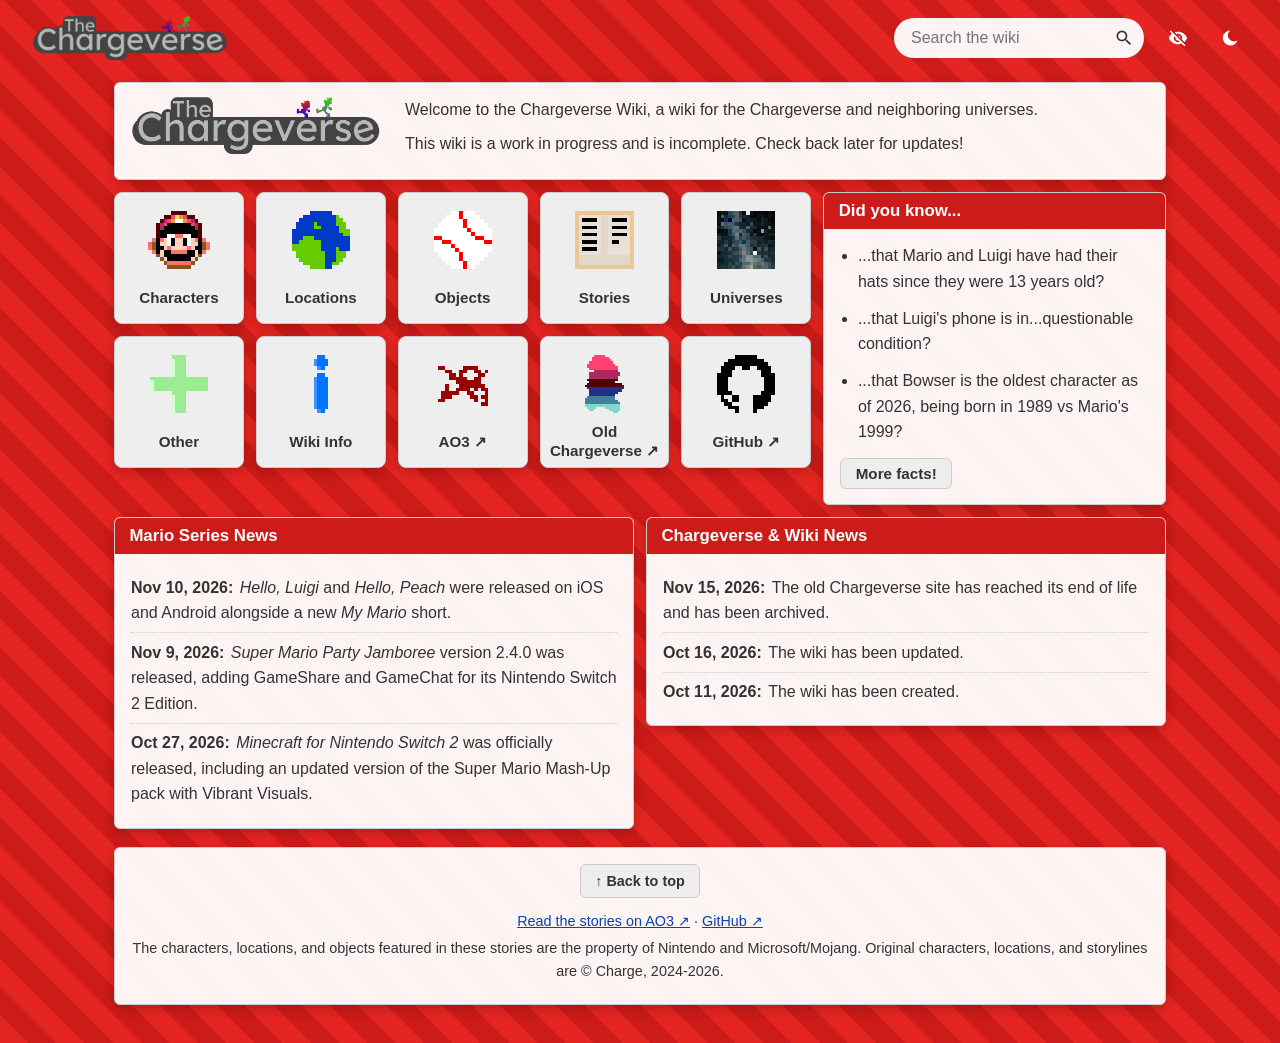
<file: index.html>
<!DOCTYPE html>
<html lang="en">
<head>
    <meta charset="utf-8">
    <meta name="viewport" content="width=device-width, initial-scale=1.0">
    <title>Home - Chargeverse Wiki</title>

    <link rel="apple-touch-icon" href="site_assets/apple-touch-icon.png">
    <link rel="icon" type="image/png" sizes="32x32" href="site_assets/favicon-32x32.png">
    <link rel="icon" type="image/png" sizes="16x16" href="site_assets/favicon-16x16.png">
    <meta name="apple-mobile-web-app-capable" content="yes">
    <meta name="apple-mobile-web-app-title" content="Chargeverse Wiki">
    <meta name="theme-color" content="#cc1b18" media="(prefers-color-scheme: light)">
    <meta name="theme-color" content="#0a0a0a" media="(prefers-color-scheme: dark)">
    <link rel="manifest" href="site_assets/site.webmanifest">

    <link rel="stylesheet" href="styles.css">
    <script src="script.js"></script>
</head>
<body>

    <div class="top-bar wiki-bar">
        <a class="site-logo" href="index.html"><img src="site_assets/The Chargeverse Logo.png" alt="Chargeverse Wiki home"></a>
        <div class="controls">
            <div class="search-container" id="search-box">
                <form class="search-form" id="search-form" action="search.html" method="get">
                    <input class="search-input" id="search-input" type="text" name="q" placeholder="Search the wiki" aria-label="Search the wiki" autocomplete="off">
                    <button class="icon-btn" id="search-btn" type="button" aria-label="Search">
                        <svg width="20" height="20" viewBox="0 0 24 24" aria-hidden="true"><path d="M15.5 14h-.79l-.28-.27A6.47 6.47 0 0 0 16 9.5 6.5 6.5 0 1 0 9.5 16c1.61 0 3.09-.59 4.23-1.57l.27.28v.79l5 4.99L20.49 19l-4.99-5zm-6 0C7.01 14 5 11.99 5 9.5S7.01 5 9.5 5 14 7.01 14 9.5 11.99 14 9.5 14z"/></svg>
                    </button>
                </form>
            </div>
            <button class="icon-btn" id="spoiler-toggle" type="button" aria-label="Spoiler mode" title="Spoiler mode">
                <svg class="icon-eye" width="20" height="20" viewBox="0 0 24 24" aria-hidden="true"><path d="M12 4.5C7 4.5 2.73 7.61 1 12c1.73 4.39 6 7.5 11 7.5s9.27-3.11 11-7.5c-1.73-4.39-6-7.5-11-7.5zM12 17c-2.76 0-5-2.24-5-5s2.24-5 5-5 5 2.24 5 5-2.24 5-5 5zm0-8c-1.66 0-3 1.34-3 3s1.34 3 3 3 3-1.34 3-3-1.34-3-3-3z"/></svg>
                <svg class="icon-eye-off" width="20" height="20" viewBox="0 0 24 24" aria-hidden="true"><path d="M12 7c2.76 0 5 2.24 5 5 0 .65-.13 1.26-.36 1.83l2.92 2.92c1.51-1.26 2.7-2.89 3.43-4.75-1.73-4.39-6-7.5-11-7.5-1.4 0-2.74.25-3.98.7l2.16 2.16C10.74 7.13 11.35 7 12 7zM2 4.27l2.28 2.28.46.46C3.08 8.3 1.78 10.02 1 12c1.73 4.39 6 7.5 11 7.5 1.55 0 3.03-.3 4.38-.84l.42.42L19.73 22 21 20.73 3.27 3 2 4.27zM7.53 9.8l1.55 1.55c-.05.21-.08.43-.08.65 0 1.66 1.34 3 3 3 .22 0 .44-.03.65-.08l1.55 1.55c-.67.33-1.41.53-2.2.53-2.76 0-5-2.24-5-5 0-.79.2-1.53.53-2.2zm4.31-.78l3.15 3.15.02-.16c0-1.66-1.34-3-3-3l-.17.01z"/></svg>
            </button>
            <button class="icon-btn" id="theme-toggle" type="button" aria-label="Toggle light/dark mode" title="Toggle light/dark mode">
                <svg class="icon-moon" width="20" height="20" viewBox="0 0 24 24" aria-hidden="true"><path d="M12.3 3a9 9 0 1 0 8.7 11.6A7 7 0 0 1 12.3 3z"/></svg>
                <svg class="icon-sun" width="20" height="20" viewBox="0 0 24 24" aria-hidden="true"><path d="M12 7a5 5 0 1 0 0 10 5 5 0 0 0 0-10zM11 1h2v3h-2zM11 20h2v3h-2zM1 11h3v2H1zM20 11h3v2h-3zM4.2 5.6l1.4-1.4 2.1 2.1-1.4 1.4zM16.3 17.7l1.4-1.4 2.1 2.1-1.4 1.4zM4.2 18.4l2.1-2.1 1.4 1.4-2.1 2.1zM16.3 6.3l2.1-2.1 1.4 1.4-2.1 2.1z"/></svg>
            </button>
        </div>
    </div>

    <div class="wrap">

        <div class="cols">
            <div class="col-full">
                <div class="panel intro">
                    <div class="panel-body">
                        <img class="intro-logo-img" src="site_assets/The Chargeverse Logo.png" alt="Chargeverse logo">
                        <p>Welcome to the Chargeverse Wiki, a wiki for the Chargeverse and neighboring universes.</p>
                        <p>This wiki is a work in progress and is incomplete. Check back later for updates!</p>
                    </div>
                </div>
            </div>
        </div>

        <div class="cols">
            <div class="col-main">
                <div class="tile-grid">
                    <div class="tile">
                        <a class="tile-link" href="articles/lists/characters.html">
                            <img src="sprites/characters/primary_chargeverse/mario.png" alt="Mario">
                            <span class="tile-label"><span>Characters</span></span>
                        </a>
                    </div>
                    <div class="tile">
                        <a class="tile-link" href="index.html">
                            <img src="sprites/homepage/aurelia.png" alt="Locations">
                            <span class="tile-label"><span>Locations</span></span>
                        </a>
                    </div>
                    <div class="tile">
                        <a class="tile-link" href="index.html">
                            <img src="sprites/homepage/ball.png" alt="Objects">
                            <span class="tile-label"><span>Objects</span></span>
                        </a>
                    </div>
                    <div class="tile">
                        <a class="tile-link" href="index.html">
                            <img src="sprites/homepage/book.png" alt="Stories">
                            <span class="tile-label"><span>Stories</span></span>
                        </a>
                    </div>
                    <div class="tile">
                        <a class="tile-link" href="index.html">
                            <img src="sprites/homepage/nightsky.png" alt="Universes">
                            <span class="tile-label"><span>Universes</span></span>
                        </a>
                    </div>
                    <div class="tile">
                        <a class="tile-link" href="index.html">
                            <img src="sprites/homepage/more.png" alt="Other">
                            <span class="tile-label"><span>Other</span></span>
                        </a>
                    </div>
                    <div class="tile">
                        <a class="tile-link" href="index.html">
                            <img src="sprites/homepage/info.png" alt="Wiki Info">
                            <span class="tile-label"><span>Wiki Info</span></span>
                        </a>
                    </div>
                    <div class="tile">
                        <a class="tile-link" href="https://archiveofourown.org/users/ChargeUp03/works">
                            <img src="sprites/homepage/ao3.png" alt="AO3">
                            <span class="tile-label"><span>AO3 ↗</span></span>
                        </a>
                    </div>
                    <div class="tile">
                        <a class="tile-link" href="https://chargeup03.github.io/The-Chargeverse/" title="The old Chargeverse site">
                            <img src="sprites/homepage/old_chargeverse.png" alt="chargeverse">
                            <span class="tile-label"><span>Old Chargeverse ↗</span></span>
                        </a>
                    </div>
                    <div class="tile">
                        <a class="tile-link" href="https://github.com/ChargeUp03/Chargeverse-Wiki">
                            <img src="sprites/homepage/github.png" alt="GitHub">
                            <span class="tile-label"><span>GitHub ↗</span></span>
                        </a>
                    </div>
                </div>
            </div>

            <div class="col-side">
                <div class="panel">
                    <h2 class="panel-title">Did you know...</h2>
                    <div class="panel-body">
                        <ul class="facts-list" id="facts-list">
                            <li>Loading facts...</li>
                        </ul>
                        <noscript><p>JavaScript seems to be off, or your device doesn't support it. Turn on JavaScript to see random facts if your device supports it.</p></noscript>
                        <button class="btn" id="facts-refresh" type="button">More facts!</button>
                    </div>
                </div>
            </div>
        </div>

        <!-- News -->
        <div class="cols">
            <div class="col-half">
                <div class="panel">
                    <h2 class="panel-title">Mario Series News</h2>
                    <div class="panel-body news-body">
                        <ul class="news-list">
                            <li><span class="news-date">Nov 10, 2026:</span><i>Hello, Luigi</i> and <i>Hello, Peach</i> were released on iOS and Android alongside a new <i>My Mario</i> short.</li>
                            <li><span class="news-date">Nov 9, 2026:</span><i>Super Mario Party Jamboree</i> version 2.4.0 was released, adding GameShare and GameChat for its Nintendo Switch 2 Edition.</li>
                            <li><span class="news-date">Oct 27, 2026:</span><i>Minecraft for Nintendo Switch 2</i> was officially released, including an updated version of the Super Mario Mash-Up pack with Vibrant Visuals.</li>
                        </ul>
                    </div>
                </div>
            </div>
            <div class="col-half">
                <div class="panel">
                    <h2 class="panel-title">Chargeverse &amp; Wiki News</h2>
                    <div class="panel-body news-body">
                        <ul class="news-list">
                            <li><span class="news-date">Nov 15, 2026:</span>The old Chargeverse site has reached its end of life and has been archived.</li>
                            <li><span class="news-date">Oct 16, 2026:</span>The wiki has been updated.</li>
                            <li><span class="news-date">Oct 11, 2026:</span>The wiki has been created.</li>
                        </ul>
                    </div>
                </div>
            </div>
        </div>

        <!-- Footer -->
        <div class="cols">
            <div class="col-full">
                <div class="panel site-footer">
                    <p><a class="back-to-top" href="#top">&uarr; Back to top</a></p>
                    <p><a href="https://archiveofourown.org/users/ChargeUp03/works">Read the stories on AO3 ↗</a> &middot; <a href="https://github.com/ChargeUp03/Chargeverse-Wiki">GitHub ↗</a></p>
                    <p>The characters, locations, and objects featured in these stories are the property of Nintendo and Microsoft/Mojang. Original characters, locations, and storylines are © Charge, 2024-2026.</p>
                </div>
            </div>
        </div>

    </div>

</body>
</html>
</file>
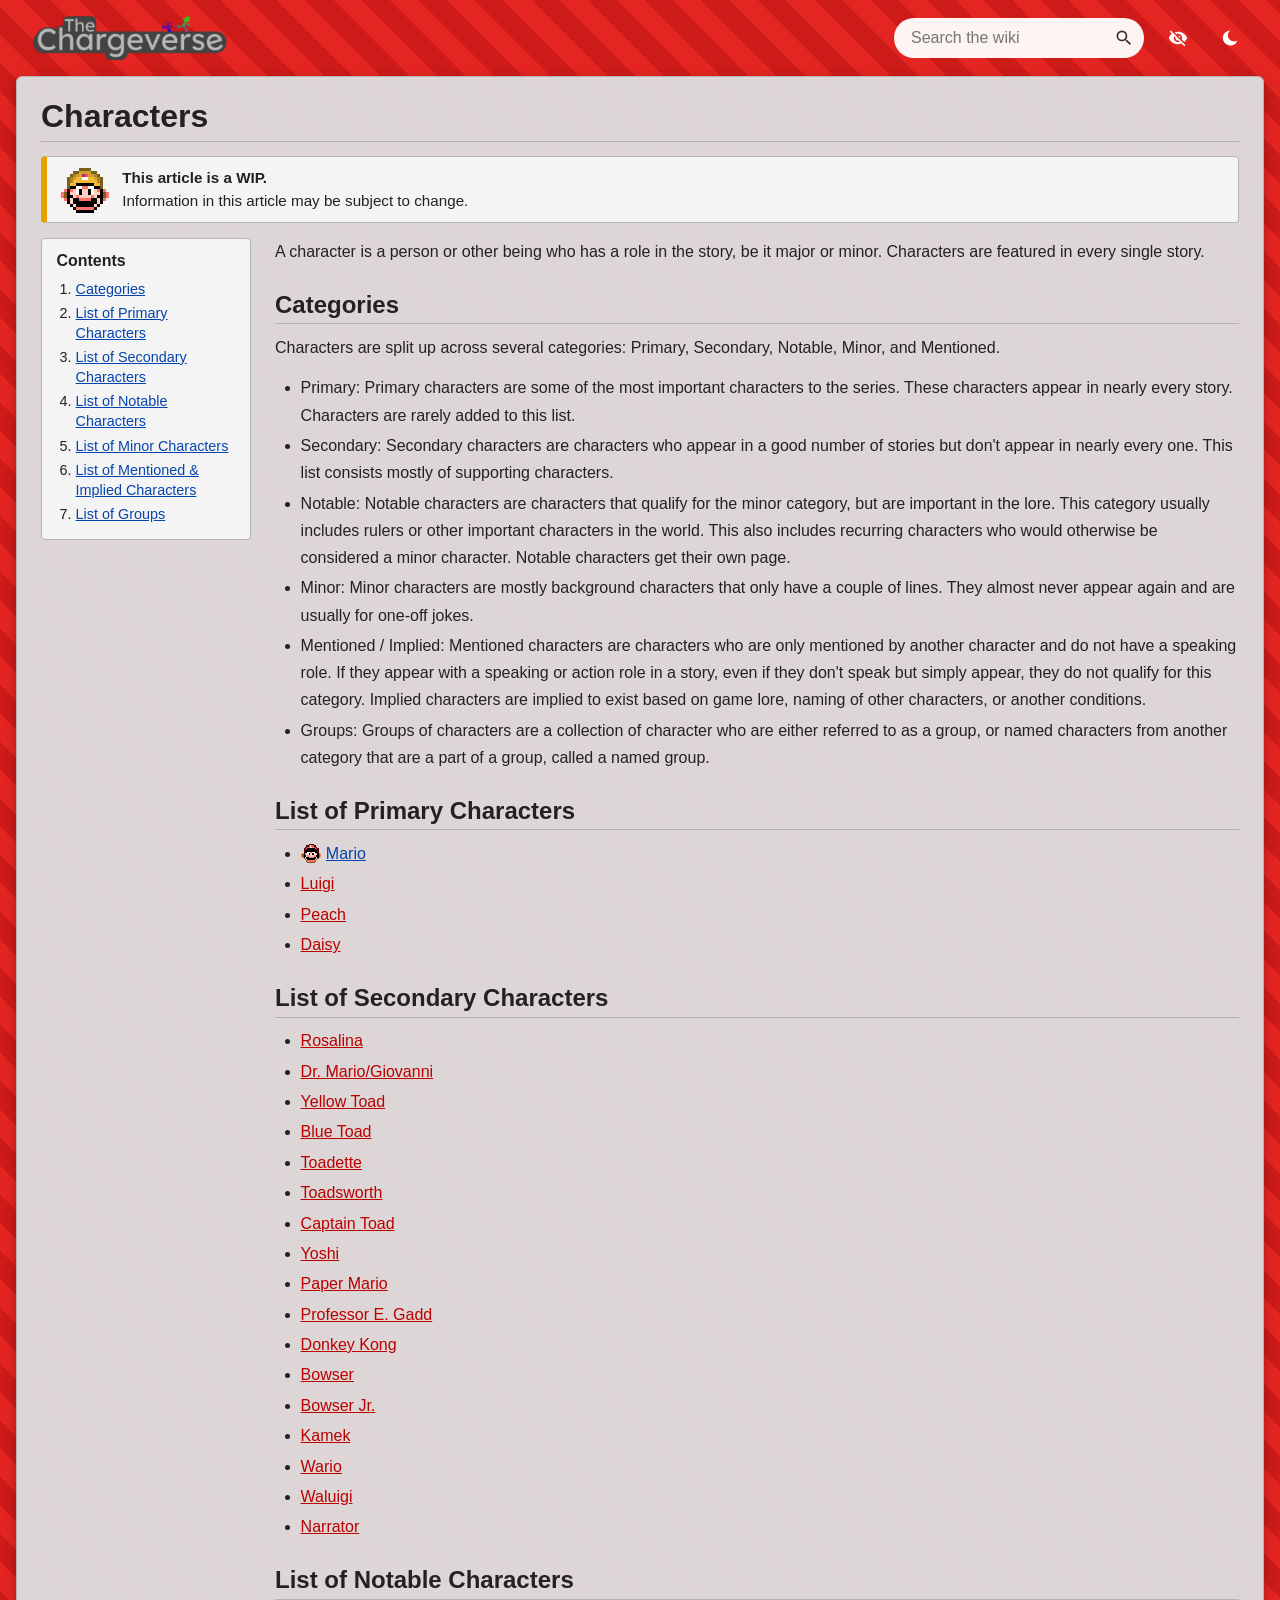
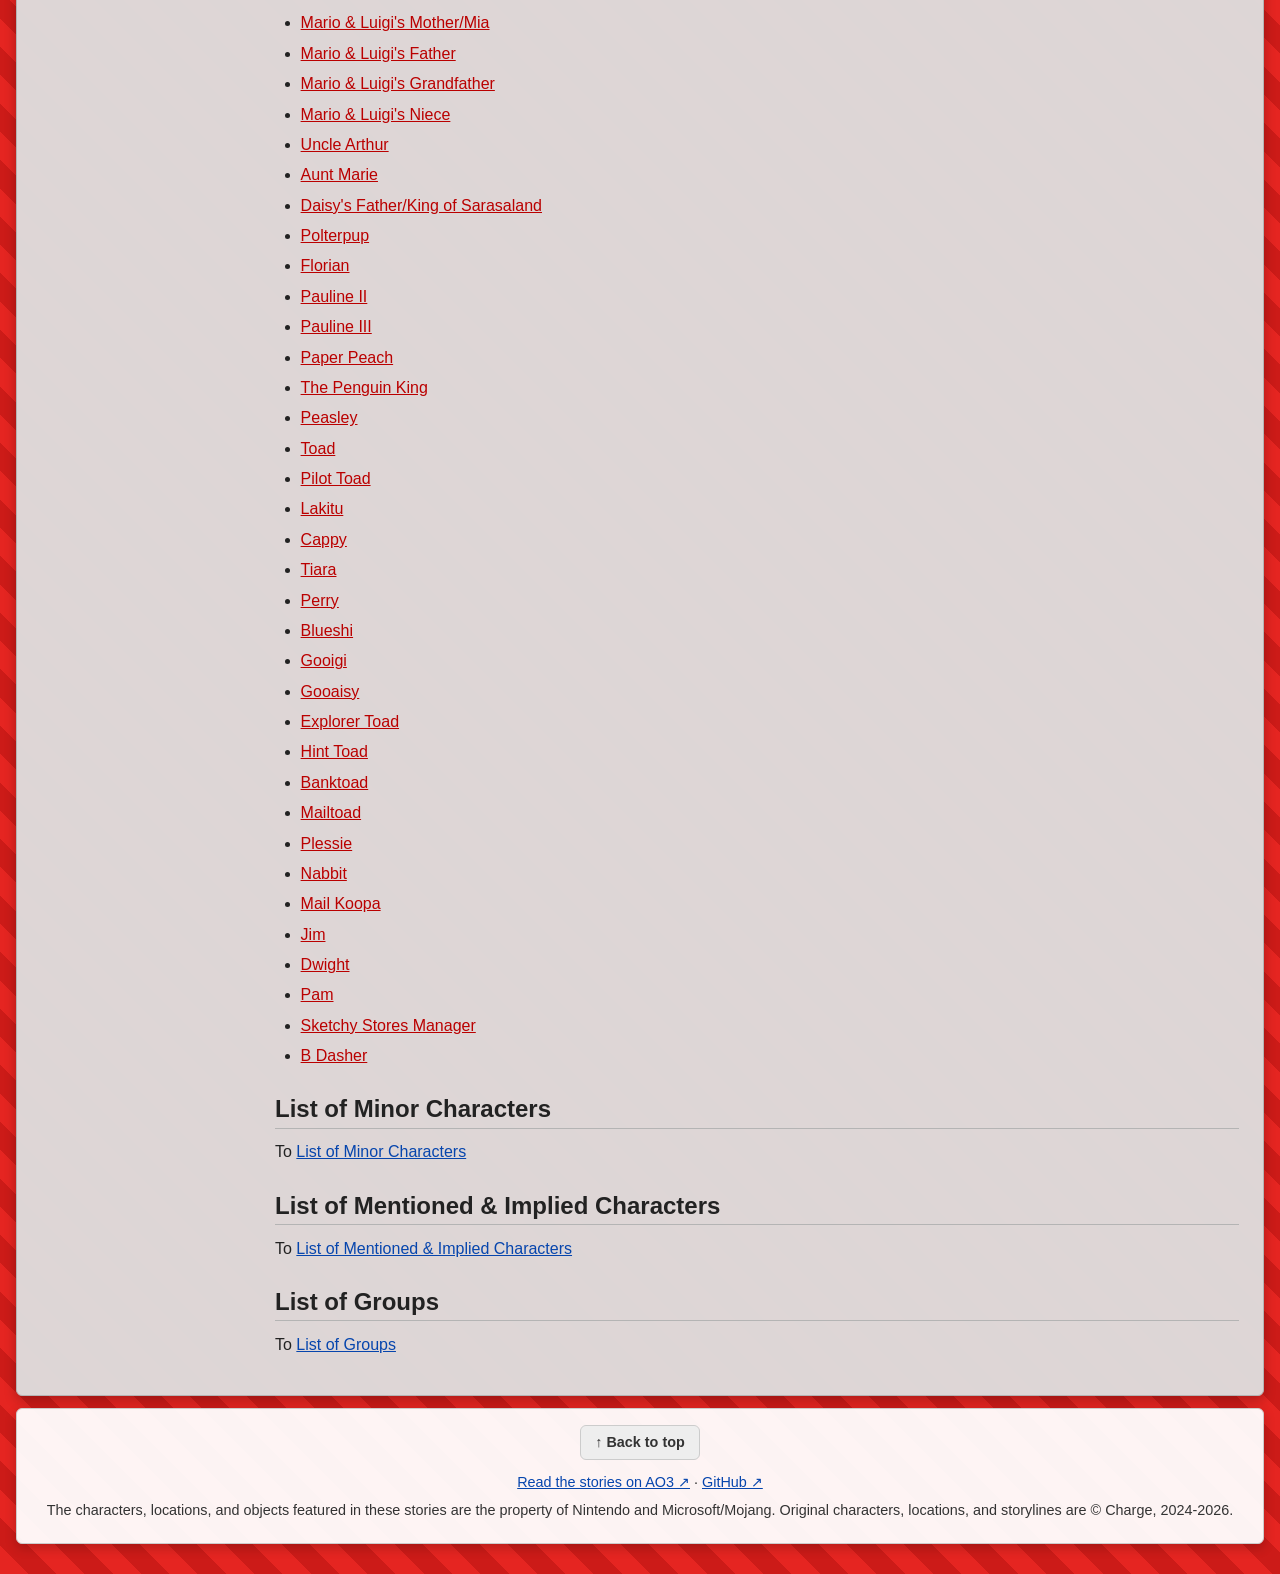
<file: articles/lists/characters.html>
<!DOCTYPE html>
<html lang="en">
<head>
    <meta charset="utf-8">
    <meta name="viewport" content="width=device-width, initial-scale=1.0">
    <title>Characters - Chargeverse Wiki</title>

    <!-- Search info: the index builder will read these. Keep them filled in. -->
    <meta name="description" content="A list of characters and categories.">
    <meta name="aliases" content="Characters; Character; Char">
    <meta name="page-type" content="list"> <!-- article | list | disambiguation -->

    <link rel="apple-touch-icon" href="../../site_assets/apple-touch-icon.png">
    <link rel="icon" type="image/png" sizes="32x32" href="../../site_assets/favicon-32x32.png">
    <link rel="icon" type="image/png" sizes="16x16" href="../../site_assets/favicon-16x16.png">
    <meta name="apple-mobile-web-app-capable" content="yes">
    <meta name="apple-mobile-web-app-title" content="Chargeverse Wiki">
    <meta name="theme-color" content="#cc1b18" media="(prefers-color-scheme: light)">
    <meta name="theme-color" content="#0a0a0a" media="(prefers-color-scheme: dark)">
    <link rel="manifest" href="../../site_assets/site.webmanifest">

    <link rel="stylesheet" href="../../styles.css">
    <link rel="stylesheet" href="../../article.css">
    <script src="../../script.js"></script>
</head>
<body>

    <div class="top-bar">
        <a class="site-logo" href="../../index.html"><img src="../../site_assets/The Chargeverse Logo.png" alt="Chargeverse Wiki home"></a>
        <div class="controls">
            <div class="search-container" id="search-box">
                <form class="search-form" id="search-form" action="../../search.html" method="get">
                    <input class="search-input" id="search-input" type="text" name="q" placeholder="Search the wiki" aria-label="Search the wiki" autocomplete="off">
                    <button class="icon-btn" id="search-btn" type="button" aria-label="Search">
                        <svg width="20" height="20" viewBox="0 0 24 24" aria-hidden="true"><path d="M15.5 14h-.79l-.28-.27A6.47 6.47 0 0 0 16 9.5 6.5 6.5 0 1 0 9.5 16c1.61 0 3.09-.59 4.23-1.57l.27.28v.79l5 4.99L20.49 19l-4.99-5zm-6 0C7.01 14 5 11.99 5 9.5S7.01 5 9.5 5 14 7.01 14 9.5 11.99 14 9.5 14z"/></svg>
                    </button>
                </form>
            </div>
            <button class="icon-btn" id="spoiler-toggle" type="button" aria-label="Spoiler mode" title="Spoiler mode">
                <svg class="icon-eye" width="20" height="20" viewBox="0 0 24 24" aria-hidden="true"><path d="M12 4.5C7 4.5 2.73 7.61 1 12c1.73 4.39 6 7.5 11 7.5s9.27-3.11 11-7.5c-1.73-4.39-6-7.5-11-7.5zM12 17c-2.76 0-5-2.24-5-5s2.24-5 5-5 5 2.24 5 5-2.24 5-5 5zm0-8c-1.66 0-3 1.34-3 3s1.34 3 3 3 3-1.34 3-3-1.34-3-3-3z"/></svg>
                <svg class="icon-eye-off" width="20" height="20" viewBox="0 0 24 24" aria-hidden="true"><path d="M12 7c2.76 0 5 2.24 5 5 0 .65-.13 1.26-.36 1.83l2.92 2.92c1.51-1.26 2.7-2.89 3.43-4.75-1.73-4.39-6-7.5-11-7.5-1.4 0-2.74.25-3.98.7l2.16 2.16C10.74 7.13 11.35 7 12 7zM2 4.27l2.28 2.28.46.46C3.08 8.3 1.78 10.02 1 12c1.73 4.39 6 7.5 11 7.5 1.55 0 3.03-.3 4.38-.84l.42.42L19.73 22 21 20.73 3.27 3 2 4.27zM7.53 9.8l1.55 1.55c-.05.21-.08.43-.08.65 0 1.66 1.34 3 3 3 .22 0 .44-.03.65-.08l1.55 1.55c-.67.33-1.41.53-2.2.53-2.76 0-5-2.24-5-5 0-.79.2-1.53.53-2.2zm4.31-.78l3.15 3.15.02-.16c0-1.66-1.34-3-3-3l-.17.01z"/></svg>
            </button>
            <button class="icon-btn" id="theme-toggle" type="button" aria-label="Toggle light/dark mode" title="Toggle light/dark mode">
                <svg class="icon-moon" width="20" height="20" viewBox="0 0 24 24" aria-hidden="true"><path d="M12.3 3a9 9 0 1 0 8.7 11.6A7 7 0 0 1 12.3 3z"/></svg>
                <svg class="icon-sun" width="20" height="20" viewBox="0 0 24 24" aria-hidden="true"><path d="M12 7a5 5 0 1 0 0 10 5 5 0 0 0 0-10zM11 1h2v3h-2zM11 20h2v3h-2zM1 11h3v2H1zM20 11h3v2h-3zM4.2 5.6l1.4-1.4 2.1 2.1-1.4 1.4zM16.3 17.7l1.4-1.4 2.1 2.1-1.4 1.4zM4.2 18.4l2.1-2.1 1.4 1.4-2.1 2.1zM16.3 6.3l2.1-2.1 1.4 1.4-2.1 2.1z"/></svg>
            </button>
        </div>
    </div>

    <div class="article-wrap">
        <div class="article-box">

            <h1 class="article-title">Characters</h1>

            <div class="banner banner-wip"><img class="banner-icon" src="../../sprites/banner/mario_builder.png" alt=""><div class="banner-text"><strong class="banner-title">This article is a WIP.</strong>Information in this article may be subject to change.</div></div>


            <div class="article-layout" id="article-layout">

                <!-- Table of contents: filled in automatically from the h2/h3 headings. Leave empty. -->
                <div class="toc" id="toc">
                    <div class="toc-title"><strong>Contents</strong></div>
                    <ol id="toc-list"></ol>
                </div>

                <div class="article-content" id="article-content">

                    <p>A character is a person or other being who has a role in the story, be it major or minor. Characters are featured in every single story.</p>

                    <h2>Categories</h2>
                    <p>Characters are split up across several categories: Primary, Secondary, Notable, Minor, and Mentioned.</p>
                    <ul>
                        <li>Primary: Primary characters are some of the most important characters to the series. These characters appear in nearly every story. Characters are rarely added to this list.</li>
                        <li>Secondary: Secondary characters are characters who appear in a good number of stories but don't appear in nearly every one. This list consists mostly of supporting characters.</li>
                        <li>Notable: Notable characters are characters that qualify for the minor category, but are important in the lore. This category usually includes rulers or other important characters in the world. This also includes recurring characters who would otherwise be considered a minor character. Notable characters get their own page.</li>
                        <li>Minor: Minor characters are mostly background characters that only have a couple of lines. They almost never appear again and are usually for one-off jokes.</li>
                        <li>Mentioned / Implied: Mentioned characters are characters who are only mentioned by another character and do not have a speaking role. If they appear with a speaking or action role in a story, even if they don't speak but simply appear, they do not qualify for this category. Implied characters are implied to exist based on game lore, naming of other characters, or another conditions.</li>
                        <li>Groups: Groups of characters are a collection of character who are either referred to as a group, or named characters from another category that are a part of a group, called a named group.</li>
                    </ul>

                    <h2>List of Primary Characters</h2>
                    <ul>
                    <li><a href="../../articles/chargeverse/mario.html"><img class="inline-icon" src="../../sprites/characters/primary_chargeverse/mario.png" alt="">Mario</a></li>
                    <li><a class="missing" href="../../articles/chargeverse/luigi.html" title="This page hasn't been written yet">Luigi</a></li>
                    <li><a class="missing" href="../../articles/chargeverse/peach.html" title="This page hasn't been written yet">Peach</a></li>
                    <li><a class="missing" href="../../articles/chargeverse/daisy.html" title="This page hasn't been written yet">Daisy</a></li>
                    </ul>

                    <h2>List of Secondary Characters</h2>
                    <ul>
                    <li><a class="missing" href="../../articles/chargeverse/rosalina.html" title="This page hasn't been written yet">Rosalina</a></li>
                    <li><a class="missing" href="../../articles/chargeverse/dr_mario.html" title="This page hasn't been written yet">Dr. Mario/Giovanni</a></li>
                    <li><a class="missing" href="../../articles/chargeverse/yellow_toad.html" title="This page hasn't been written yet">Yellow Toad</a></li>
                    <li><a class="missing" href="../../articles/chargeverse/blue_toad.html" title="This page hasn't been written yet">Blue Toad</a></li>
                    <li><a class="missing" href="../../articles/chargeverse/toadette.html" title="This page hasn't been written yet">Toadette</a></li>
                    <li><a class="missing" href="../../articles/chargeverse/toadsworth.html" title="This page hasn't been written yet">Toadsworth</a></li>
                    <li><a class="missing" href="../../articles/chargeverse/captain_toad.html" title="This page hasn't been written yet">Captain Toad</a></li>
                    <li><a class="missing" href="../../articles/chargeverse/yoshi.html" title="This page hasn't been written yet">Yoshi</a></li>
                    <li><a class="missing" href="../../articles/chargeverse/paper_mario.html" title="This page hasn't been written yet">Paper Mario</a></li>
                    <li><a class="missing" href="../../articles/chargeverse/e_gadd.html" title="This page hasn't been written yet">Professor E. Gadd</a></li>
                    <li><a class="missing" href="../../articles/chargeverse/dk.html" title="This page hasn't been written yet">Donkey Kong</a></li>
                    <li><a class="missing" href="../../articles/chargeverse/bowser.html" title="This page hasn't been written yet">Bowser</a></li>
                    <li><a class="missing" href="../../articles/chargeverse/bowser_jr.html" title="This page hasn't been written yet">Bowser Jr.</a></li>
                    <li><a class="missing" href="../../articles/chargeverse/kamek.html" title="This page hasn't been written yet">Kamek</a></li>
                    <li><a class="missing" href="../../articles/chargeverse/wario.html" title="This page hasn't been written yet">Wario</a></li>
                    <li><a class="missing" href="../../articles/chargeverse/waluigi.html" title="This page hasn't been written yet">Waluigi</a></li>
                    <li><a class="missing" href="../../articles/chargeverse/narrator.html" title="This page hasn't been written yet">Narrator</a></li>
                    </ul>

                    <h2>List of Notable Characters</h2>
                    <ul>
                    <li><a class="missing" href="../../articles/chargeverse/mia.html" title="This page hasn't been written yet">Mario & Luigi's Mother/Mia</a></li>
                    <li><a class="missing" href="../../articles/chargeverse/lorenzo.html" title="This page hasn't been written yet">Mario & Luigi's Father</a></li>
                    <li><a class="missing" href="../../articles/chargeverse/luca.html" title="This page hasn't been written yet">Mario & Luigi's Grandfather</a></li>
                    <li><a class="missing" href="../../articles/chargeverse/marilyn.html" title="This page hasn't been written yet">Mario & Luigi's Niece</a></li>
                    <li><a class="missing" href="../../articles/chargeverse/arthur.html" title="This page hasn't been written yet">Uncle Arthur</a></li>
                    <li><a class="missing" href="../../articles/chargeverse/marie.html" title="This page hasn't been written yet">Aunt Marie</a></li>
                    <li><a class="missing" href="../../articles/chargeverse/king_of_sarasaland.html" title="This page hasn't been written yet">Daisy's Father/King of Sarasaland</a></li>
                    <li><a class="missing" href="../../articles/chargeverse/polterpup.html" title="This page hasn't been written yet">Polterpup</a></li>
                    <li><a class="missing" href="../../articles/chargeverse/florian.html" title="This page hasn't been written yet">Florian</a></li>
                    <li><a class="missing" href="../../articles/chargeverse/pauline_ii.html" title="This page hasn't been written yet">Pauline II</a></li>
                    <li><a class="missing" href="../../articles/chargeverse/pauline_iii.html" title="This page hasn't been written yet">Pauline III</a></li>
                    <li><a class="missing" href="../../articles/chargeverse/paper_peach.html" title="This page hasn't been written yet">Paper Peach</a></li>
                    <li><a class="missing" href="../../articles/chargeverse/penguin_king.html" title="This page hasn't been written yet">The Penguin King</a></li>
                    <li><a class="missing" href="../../articles/chargeverse/prince_peasley.html" title="This page hasn't been written yet">Peasley</a></li>
                    <li><a class="missing" href="../../articles/chargeverse/toad.html" title="This page hasn't been written yet">Toad</a></li>
                    <li><a class="missing" href="../../articles/chargeverse/pilot_toad.html" title="This page hasn't been written yet">Pilot Toad</a></li>
                    <li><a class="missing" href="../../articles/chargeverse/lakitu.html" title="This page hasn't been written yet">Lakitu</a></li>
                    <li><a class="missing" href="../../articles/chargeverse/cappy.html" title="This page hasn't been written yet">Cappy</a></li>
                    <li><a class="missing" href="../../articles/chargeverse/tiara.html" title="This page hasn't been written yet">Tiara</a></li>
                    <li><a class="missing" href="../../articles/chargeverse/perry.html" title="This page hasn't been written yet">Perry</a></li>
                    <li><a class="missing" href="../../articles/chargeverse/blueshi.html" title="This page hasn't been written yet">Blueshi</a></li>
                    <li><a class="missing" href="../../articles/chargeverse/gooigi.html" title="This page hasn't been written yet">Gooigi</a></li>
                    <li><a class="missing" href="../../articles/chargeverse/gooaisy.html" title="This page hasn't been written yet">Gooaisy</a></li>
                    <li><a class="missing" href="../../articles/chargeverse/explorer_toad.html" title="This page hasn't been written yet">Explorer Toad</a></li>
                    <li><a class="missing" href="../../articles/chargeverse/hint_toad.html" title="This page hasn't been written yet">Hint Toad</a></li>
                    <li><a class="missing" href="../../articles/chargeverse/banktoad.html" title="This page hasn't been written yet">Banktoad</a></li>
                    <li><a class="missing" href="../../articles/chargeverse/mailtoad.html" title="This page hasn't been written yet">Mailtoad</a></li>
                    <li><a class="missing" href="../../articles/chargeverse/plessie.html" title="This page hasn't been written yet">Plessie</a></li>
                    <li><a class="missing" href="../../articles/chargeverse/nabbit.html" title="This page hasn't been written yet">Nabbit</a></li>
                    <li><a class="missing" href="../../articles/chargeverse/mail_koopa.html" title="This page hasn't been written yet">Mail Koopa</a></li>
                    <li><a class="missing" href="../../articles/chargeverse/jim.html" title="This page hasn't been written yet">Jim</a></li>
                    <li><a class="missing" href="../../articles/chargeverse/dwight.html" title="This page hasn't been written yet">Dwight</a></li>
                    <li><a class="missing" href="../../articles/chargeverse/pam.html" title="This page hasn't been written yet">Pam</a></li>
                    <li><a class="missing" href="../../articles/chargeverse/sketchy_stores_manager.html" title="This page hasn't been written yet">Sketchy Stores Manager</a></li>
                    <li><a class="missing" href="../../articles/chargeverse/b_dasher.html" title="This page hasn't been written yet">B Dasher</a></li>
                    </ul>

                    <h2>List of Minor Characters</h2>
                    <p>To <a href="../../articles/lists/minor_chars.html">List of Minor Characters</a></p>

                    <h2>List of Mentioned & Implied Characters</h2>
                    <p>To <a href="../../articles/lists/mentioned_chars.html">List of Mentioned & Implied Characters</a></p>

                    <h2>List of Groups</h2>
                    <p>To <a href="../../articles/lists/groups.html">List of Groups</a></p>

                </div><!-- /article-content -->
            </div><!-- /article-layout -->

        </div><!-- /article-box -->

        <div class="cols">
            <div class="col-full">
                <div class="panel site-footer">
                    <p><a class="back-to-top" href="#top">&uarr; Back to top</a></p>
                    <p><a href="https://archiveofourown.org/users/ChargeUp03/works">Read the stories on AO3 ↗</a> &middot; <a href="https://github.com/ChargeUp03/Chargeverse-Wiki">GitHub ↗</a></p>
                    <p>The characters, locations, and objects featured in these stories are the property of Nintendo and Microsoft/Mojang. Original characters, locations, and storylines are &copy; Charge, 2024-2026.</p>
                </div>
            </div>
        </div>
    </div><!-- /article-wrap -->

</body>
</html>
</file>
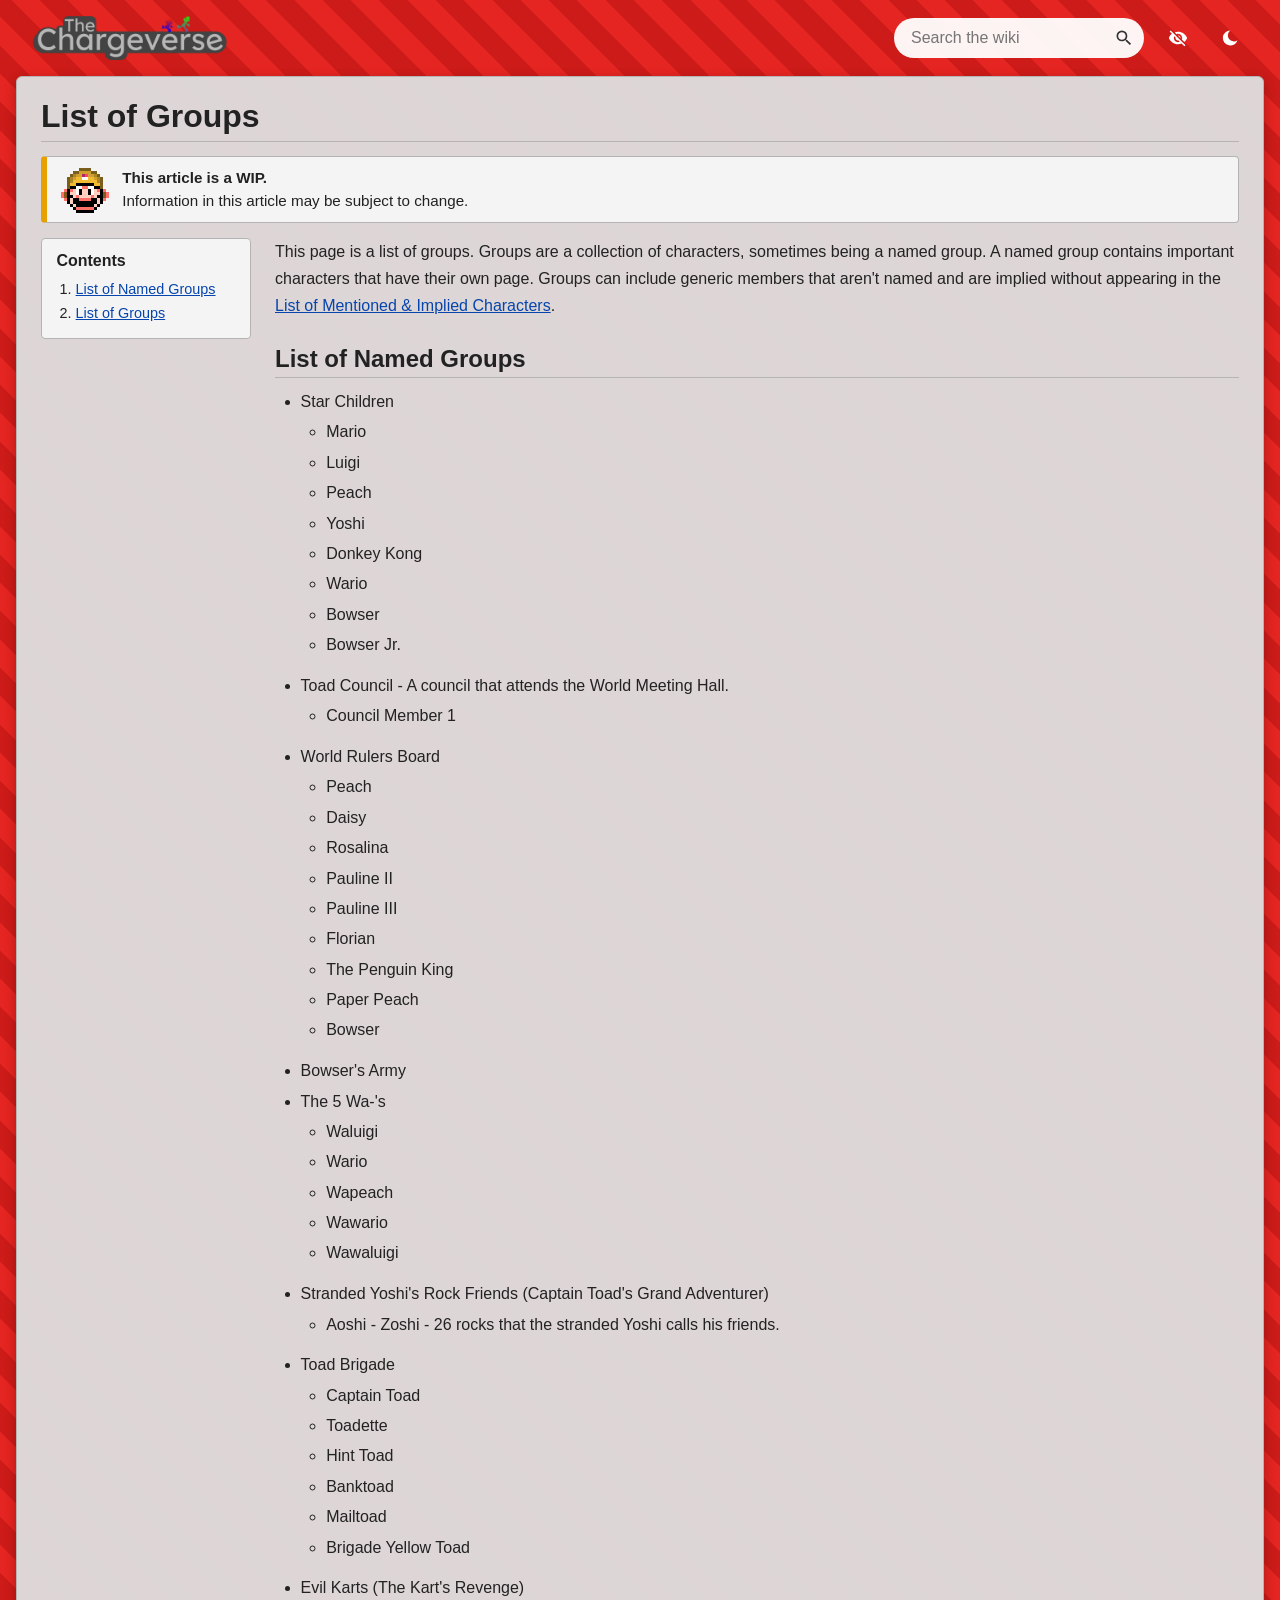
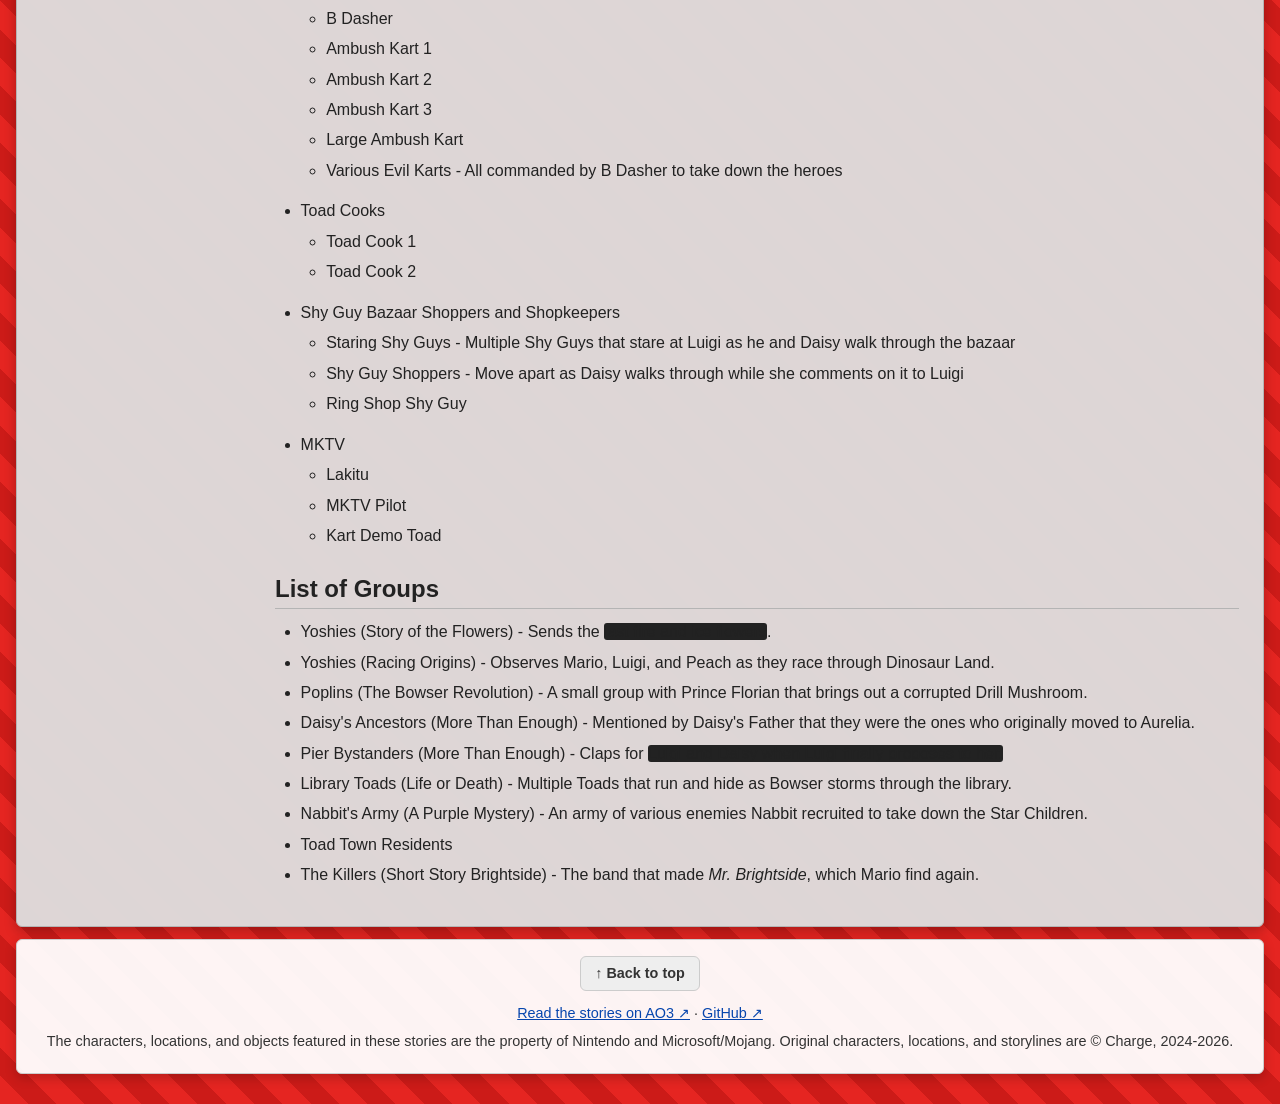
<file: articles/lists/groups.html>
<!DOCTYPE html>
<html lang="en">
<head>
    <meta charset="utf-8">
    <meta name="viewport" content="width=device-width, initial-scale=1.0">
    <title>List of Groups - Chargeverse Wiki</title>

    <!-- Search info: the index builder will read these. Keep them filled in. -->
    <meta name="description" content="A list of groups.">
    <meta name="aliases" content="Groups; Group">
    <meta name="page-type" content="list"> <!-- article | list | disambiguation -->

    <link rel="apple-touch-icon" href="../../site_assets/apple-touch-icon.png">
    <link rel="icon" type="image/png" sizes="32x32" href="../../site_assets/favicon-32x32.png">
    <link rel="icon" type="image/png" sizes="16x16" href="../../site_assets/favicon-16x16.png">
    <meta name="apple-mobile-web-app-capable" content="yes">
    <meta name="apple-mobile-web-app-title" content="Chargeverse Wiki">
    <meta name="theme-color" content="#cc1b18" media="(prefers-color-scheme: light)">
    <meta name="theme-color" content="#0a0a0a" media="(prefers-color-scheme: dark)">
    <link rel="manifest" href="../../site_assets/site.webmanifest">

    <link rel="stylesheet" href="../../styles.css">
    <link rel="stylesheet" href="../../article.css">
    <script src="../../script.js"></script>
</head>
<body>

    <div class="top-bar">
        <a class="site-logo" href="../../index.html"><img src="../../site_assets/The Chargeverse Logo.png" alt="Chargeverse Wiki home"></a>
        <div class="controls">
            <div class="search-container" id="search-box">
                <form class="search-form" id="search-form" action="../../search.html" method="get">
                    <input class="search-input" id="search-input" type="text" name="q" placeholder="Search the wiki" aria-label="Search the wiki" autocomplete="off">
                    <button class="icon-btn" id="search-btn" type="button" aria-label="Search">
                        <svg width="20" height="20" viewBox="0 0 24 24" aria-hidden="true"><path d="M15.5 14h-.79l-.28-.27A6.47 6.47 0 0 0 16 9.5 6.5 6.5 0 1 0 9.5 16c1.61 0 3.09-.59 4.23-1.57l.27.28v.79l5 4.99L20.49 19l-4.99-5zm-6 0C7.01 14 5 11.99 5 9.5S7.01 5 9.5 5 14 7.01 14 9.5 11.99 14 9.5 14z"/></svg>
                    </button>
                </form>
            </div>
            <button class="icon-btn" id="spoiler-toggle" type="button" aria-label="Spoiler mode" title="Spoiler mode">
                <svg class="icon-eye" width="20" height="20" viewBox="0 0 24 24" aria-hidden="true"><path d="M12 4.5C7 4.5 2.73 7.61 1 12c1.73 4.39 6 7.5 11 7.5s9.27-3.11 11-7.5c-1.73-4.39-6-7.5-11-7.5zM12 17c-2.76 0-5-2.24-5-5s2.24-5 5-5 5 2.24 5 5-2.24 5-5 5zm0-8c-1.66 0-3 1.34-3 3s1.34 3 3 3 3-1.34 3-3-1.34-3-3-3z"/></svg>
                <svg class="icon-eye-off" width="20" height="20" viewBox="0 0 24 24" aria-hidden="true"><path d="M12 7c2.76 0 5 2.24 5 5 0 .65-.13 1.26-.36 1.83l2.92 2.92c1.51-1.26 2.7-2.89 3.43-4.75-1.73-4.39-6-7.5-11-7.5-1.4 0-2.74.25-3.98.7l2.16 2.16C10.74 7.13 11.35 7 12 7zM2 4.27l2.28 2.28.46.46C3.08 8.3 1.78 10.02 1 12c1.73 4.39 6 7.5 11 7.5 1.55 0 3.03-.3 4.38-.84l.42.42L19.73 22 21 20.73 3.27 3 2 4.27zM7.53 9.8l1.55 1.55c-.05.21-.08.43-.08.65 0 1.66 1.34 3 3 3 .22 0 .44-.03.65-.08l1.55 1.55c-.67.33-1.41.53-2.2.53-2.76 0-5-2.24-5-5 0-.79.2-1.53.53-2.2zm4.31-.78l3.15 3.15.02-.16c0-1.66-1.34-3-3-3l-.17.01z"/></svg>
            </button>
            <button class="icon-btn" id="theme-toggle" type="button" aria-label="Toggle light/dark mode" title="Toggle light/dark mode">
                <svg class="icon-moon" width="20" height="20" viewBox="0 0 24 24" aria-hidden="true"><path d="M12.3 3a9 9 0 1 0 8.7 11.6A7 7 0 0 1 12.3 3z"/></svg>
                <svg class="icon-sun" width="20" height="20" viewBox="0 0 24 24" aria-hidden="true"><path d="M12 7a5 5 0 1 0 0 10 5 5 0 0 0 0-10zM11 1h2v3h-2zM11 20h2v3h-2zM1 11h3v2H1zM20 11h3v2h-3zM4.2 5.6l1.4-1.4 2.1 2.1-1.4 1.4zM16.3 17.7l1.4-1.4 2.1 2.1-1.4 1.4zM4.2 18.4l2.1-2.1 1.4 1.4-2.1 2.1zM16.3 6.3l2.1-2.1 1.4 1.4-2.1 2.1z"/></svg>
            </button>
        </div>
    </div>

    <div class="article-wrap">
        <div class="article-box">

            <h1 class="article-title">List of Groups</h1>

            <div class="banner banner-wip"><img class="banner-icon" src="../../sprites/banner/mario_builder.png" alt=""><div class="banner-text"><strong class="banner-title">This article is a WIP.</strong>Information in this article may be subject to change.</div></div>


            <div class="article-layout" id="article-layout">

                <!-- Table of contents: filled in automatically from the h2/h3 headings. Leave empty. -->
                <div class="toc" id="toc">
                    <div class="toc-title"><strong>Contents</strong></div>
                    <ol id="toc-list"></ol>
                </div>

                <div class="article-content" id="article-content">

                    <p>This page is a list of groups. Groups are a collection of characters, sometimes being a named group. A named group contains important characters that have their own page. Groups can include generic members that aren't named and are implied without appearing in the <a href="../../articles/lists/mentioned_chars.html">List of Mentioned & Implied Characters</a>.</p>

                    <h2>List of Named Groups</h2>
                      <ul>
                        <li>Star Children</li>
                        <ul>
                            <li>Mario</li>
                            <li>Luigi</li>
                            <li>Peach</li>
                            <li>Yoshi</li>
                            <li>Donkey Kong</li>
                            <li>Wario</li>
                            <li>Bowser</li>
                            <li>Bowser Jr.</li>
                        </ul>
                        <li>Toad Council - A council that attends the World Meeting Hall.</li>
                        <ul>
                            <li>Council Member 1</li>
                        </ul>
                        <li>World Rulers Board</li>
                        <ul>
                            <li>Peach</li>
                            <li>Daisy</li>
                            <li>Rosalina</li>
                            <li>Pauline II</li>
                            <li>Pauline III</li>
                            <li>Florian</li>
                            <li>The Penguin King</li>
                            <li>Paper Peach</li>
                            <li>Bowser</li>
                        </ul>
                        <li>Bowser's Army</li>
                        <li>The 5 Wa-'s</li>
                        <ul>
                            <li>Waluigi</li>
                            <li>Wario</li>
                            <li>Wapeach</li>
                            <li>Wawario</li>
                            <li>Wawaluigi</li>
                        </ul>
                        <li>Stranded Yoshi's Rock Friends (Captain Toad's Grand Adventurer)</li>
                        <ul>
                            <li>Aoshi - Zoshi - 26 rocks that the stranded Yoshi calls his friends.</li>
                        </ul>
                        <li>Toad Brigade</li>
                        <ul>
                            <li>Captain Toad</li>
                            <li>Toadette</li>
                            <li>Hint Toad</li>
                            <li>Banktoad</li>
                            <li>Mailtoad</li>
                            <li>Brigade Yellow Toad</li>
                        </ul>
                        <li>Evil Karts (The Kart's Revenge)</li>
                        <ul>
                            <li>B Dasher</li>
                            <li>Ambush Kart 1</li>
                            <li>Ambush Kart 2</li>
                            <li>Ambush Kart 3</li>
                            <li>Large Ambush Kart</li>
                            <li>Various Evil Karts - All commanded by B Dasher to take down the heroes</li>
                        </ul>
                        <li>Toad Cooks</li>
                        <ul>
                            <li>Toad Cook 1</li>
                            <li>Toad Cook 2</li>
                        </ul>
                        <li>Shy Guy Bazaar Shoppers and Shopkeepers</li>
                        <ul>
                            <li>Staring Shy Guys - Multiple Shy Guys that stare at Luigi as he and Daisy walk through the bazaar</li>
                            <li>Shy Guy Shoppers - Move apart as Daisy walks through while she comments on it to Luigi</li>
                            <li>Ring Shop Shy Guy</li>
                        </ul>
                        <li>MKTV</li>
                        <ul>
                            <li>Lakitu</li>
                            <li>MKTV Pilot</li>
                            <li>Kart Demo Toad</li>
                        </ul>
                    </ul>

                    <h2>List of Groups</h2>
                    <ul>
                        <li>Yoshies (Story of the Flowers) - Sends the <span class="spoiler">last fire and ice flowers</span>.</li>
                        <li>Yoshies (Racing Origins) - Observes Mario, Luigi, and Peach as they race through Dinosaur Land.</li>
                        <li>Poplins (The Bowser Revolution) - A small group with Prince Florian that brings out a corrupted Drill Mushroom.</li>
                        <li>Daisy's Ancestors (More Than Enough) - Mentioned by Daisy's Father that they were the ones who originally moved to Aurelia.</li>
                        <li>Pier Bystanders (More Than Enough) - Claps for <span class="spoiler">Luigi and Daisy when Luigi finally proposes to her.</span></li>
                        <li>Library Toads (Life or Death) - Multiple Toads that run and hide as Bowser storms through the library.</li>
                        <li>Nabbit's Army (A Purple Mystery) - An army of various enemies Nabbit recruited to take down the Star Children.</li>
                        <li>Toad Town Residents</li>
                        <li>The Killers (Short Story Brightside) - The band that made <i>Mr. Brightside</i>, which Mario find again.</li>
                    </ul>
                  
                    
                </div><!-- /article-content -->
            </div><!-- /article-layout -->

        </div><!-- /article-box -->

        <div class="cols">
            <div class="col-full">
                <div class="panel site-footer">
                    <p><a class="back-to-top" href="#top">&uarr; Back to top</a></p>
                    <p><a href="https://archiveofourown.org/users/ChargeUp03/works">Read the stories on AO3 ↗</a> &middot; <a href="https://github.com/ChargeUp03/Chargeverse-Wiki">GitHub ↗</a></p>
                    <p>The characters, locations, and objects featured in these stories are the property of Nintendo and Microsoft/Mojang. Original characters, locations, and storylines are &copy; Charge, 2024-2026.</p>
                </div>
            </div>
        </div>
    </div><!-- /article-wrap -->

</body>
</html>
</file>
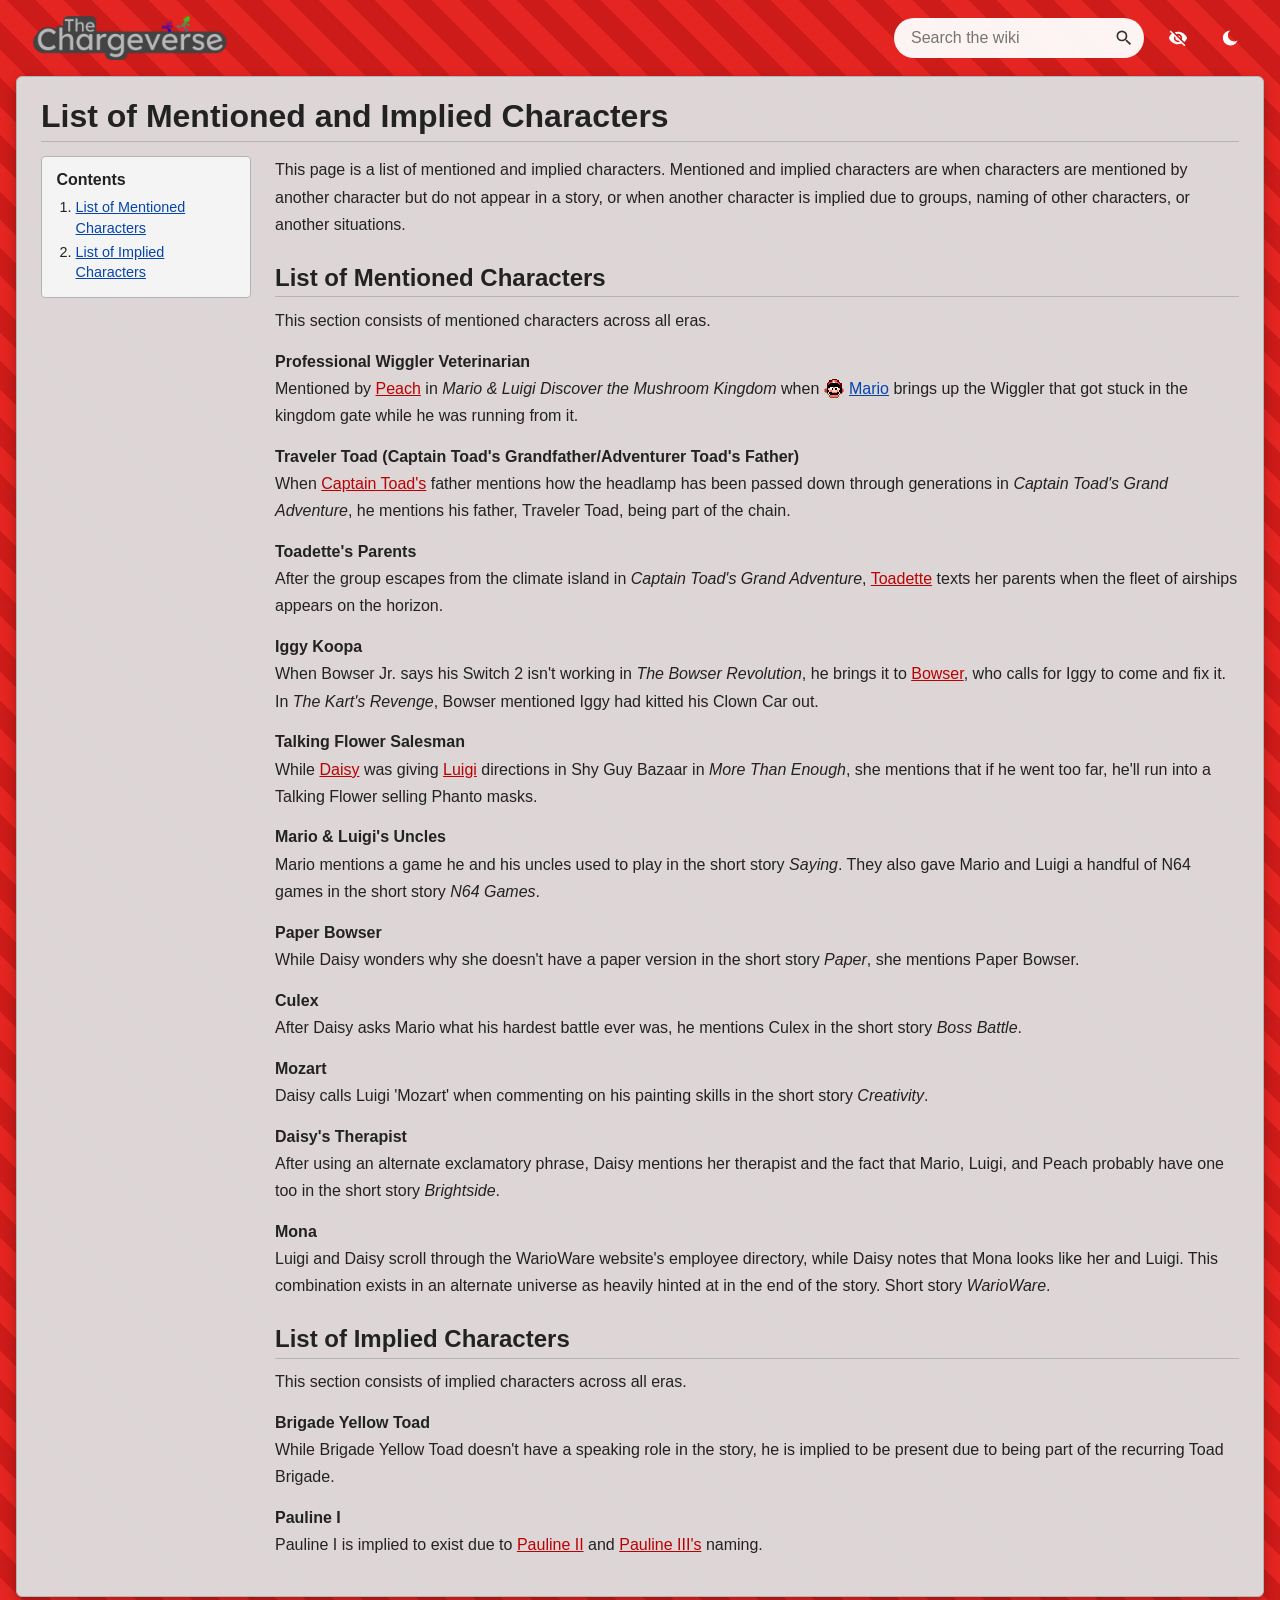
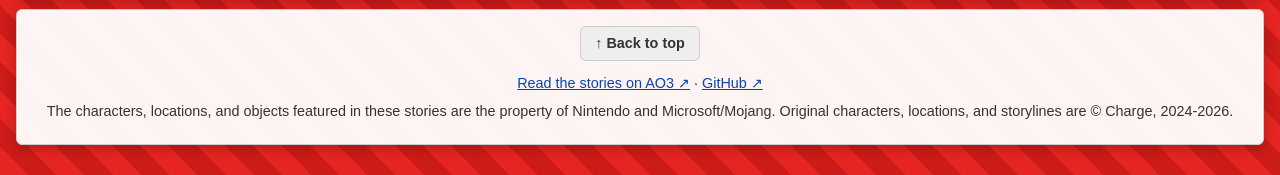
<file: articles/lists/mentioned_chars.html>
<!DOCTYPE html>
<html lang="en">
<head>
    <meta charset="utf-8">
    <meta name="viewport" content="width=device-width, initial-scale=1.0">
    <title>List of Mentioned & Implied Characters - Chargeverse Wiki</title>

    <!-- Search info: the index builder will read these. Keep them filled in. -->
    <meta name="description" content="A list of mentioned and implied characters.">
    <meta name="aliases" content="Characters; Character; Char; Mentioned; Implied">
    <meta name="page-type" content="list"> <!-- article | list | disambiguation -->

    <link rel="apple-touch-icon" href="../../site_assets/apple-touch-icon.png">
    <link rel="icon" type="image/png" sizes="32x32" href="../../site_assets/favicon-32x32.png">
    <link rel="icon" type="image/png" sizes="16x16" href="../../site_assets/favicon-16x16.png">
    <meta name="apple-mobile-web-app-capable" content="yes">
    <meta name="apple-mobile-web-app-title" content="Chargeverse Wiki">
    <meta name="theme-color" content="#cc1b18" media="(prefers-color-scheme: light)">
    <meta name="theme-color" content="#0a0a0a" media="(prefers-color-scheme: dark)">
    <link rel="manifest" href="../../site_assets/site.webmanifest">

    <link rel="stylesheet" href="../../styles.css">
    <link rel="stylesheet" href="../../article.css">
    <script src="../../script.js"></script>
</head>
<body>

    <div class="top-bar">
        <a class="site-logo" href="../../index.html"><img src="../../site_assets/The Chargeverse Logo.png" alt="Chargeverse Wiki home"></a>
        <div class="controls">
            <div class="search-container" id="search-box">
                <form class="search-form" id="search-form" action="../../search.html" method="get">
                    <input class="search-input" id="search-input" type="text" name="q" placeholder="Search the wiki" aria-label="Search the wiki" autocomplete="off">
                    <button class="icon-btn" id="search-btn" type="button" aria-label="Search">
                        <svg width="20" height="20" viewBox="0 0 24 24" aria-hidden="true"><path d="M15.5 14h-.79l-.28-.27A6.47 6.47 0 0 0 16 9.5 6.5 6.5 0 1 0 9.5 16c1.61 0 3.09-.59 4.23-1.57l.27.28v.79l5 4.99L20.49 19l-4.99-5zm-6 0C7.01 14 5 11.99 5 9.5S7.01 5 9.5 5 14 7.01 14 9.5 11.99 14 9.5 14z"/></svg>
                    </button>
                </form>
            </div>
            <button class="icon-btn" id="spoiler-toggle" type="button" aria-label="Spoiler mode" title="Spoiler mode">
                <svg class="icon-eye" width="20" height="20" viewBox="0 0 24 24" aria-hidden="true"><path d="M12 4.5C7 4.5 2.73 7.61 1 12c1.73 4.39 6 7.5 11 7.5s9.27-3.11 11-7.5c-1.73-4.39-6-7.5-11-7.5zM12 17c-2.76 0-5-2.24-5-5s2.24-5 5-5 5 2.24 5 5-2.24 5-5 5zm0-8c-1.66 0-3 1.34-3 3s1.34 3 3 3 3-1.34 3-3-1.34-3-3-3z"/></svg>
                <svg class="icon-eye-off" width="20" height="20" viewBox="0 0 24 24" aria-hidden="true"><path d="M12 7c2.76 0 5 2.24 5 5 0 .65-.13 1.26-.36 1.83l2.92 2.92c1.51-1.26 2.7-2.89 3.43-4.75-1.73-4.39-6-7.5-11-7.5-1.4 0-2.74.25-3.98.7l2.16 2.16C10.74 7.13 11.35 7 12 7zM2 4.27l2.28 2.28.46.46C3.08 8.3 1.78 10.02 1 12c1.73 4.39 6 7.5 11 7.5 1.55 0 3.03-.3 4.38-.84l.42.42L19.73 22 21 20.73 3.27 3 2 4.27zM7.53 9.8l1.55 1.55c-.05.21-.08.43-.08.65 0 1.66 1.34 3 3 3 .22 0 .44-.03.65-.08l1.55 1.55c-.67.33-1.41.53-2.2.53-2.76 0-5-2.24-5-5 0-.79.2-1.53.53-2.2zm4.31-.78l3.15 3.15.02-.16c0-1.66-1.34-3-3-3l-.17.01z"/></svg>
            </button>
            <button class="icon-btn" id="theme-toggle" type="button" aria-label="Toggle light/dark mode" title="Toggle light/dark mode">
                <svg class="icon-moon" width="20" height="20" viewBox="0 0 24 24" aria-hidden="true"><path d="M12.3 3a9 9 0 1 0 8.7 11.6A7 7 0 0 1 12.3 3z"/></svg>
                <svg class="icon-sun" width="20" height="20" viewBox="0 0 24 24" aria-hidden="true"><path d="M12 7a5 5 0 1 0 0 10 5 5 0 0 0 0-10zM11 1h2v3h-2zM11 20h2v3h-2zM1 11h3v2H1zM20 11h3v2h-3zM4.2 5.6l1.4-1.4 2.1 2.1-1.4 1.4zM16.3 17.7l1.4-1.4 2.1 2.1-1.4 1.4zM4.2 18.4l2.1-2.1 1.4 1.4-2.1 2.1zM16.3 6.3l2.1-2.1 1.4 1.4-2.1 2.1z"/></svg>
            </button>
        </div>
    </div>

    <div class="article-wrap">
        <div class="article-box">

            <h1 class="article-title">List of Mentioned and Implied Characters</h1>

            <div class="article-layout" id="article-layout">

                <!-- Table of contents: filled in automatically from the h2/h3 headings. Leave empty. -->
                <div class="toc" id="toc">
                    <div class="toc-title"><strong>Contents</strong></div>
                    <ol id="toc-list"></ol>
                </div>

                <div class="article-content" id="article-content">

                    <p>This page is a list of mentioned and implied characters. Mentioned and implied characters are when characters are mentioned by another character but do not appear in a story, or when another character is implied due to groups, naming of other characters, or another situations.</p>

                    <h2>List of Mentioned Characters</h2>
                    <p>This section consists of mentioned characters across all eras.</p>

                    <h4>Professional Wiggler Veterinarian</h4>
                    <p>Mentioned by <a class="missing" href="../../articles/chargeverse/peach.html" title="This page hasn't been written yet">Peach</a> in <i>Mario & Luigi Discover the Mushroom Kingdom</i> when <a href="../../articles/chargeverse/mario.html"><img class="inline-icon" src="../../sprites/characters/primary_chargeverse/mario.png" alt="">Mario</a> brings up the Wiggler that got stuck in the kingdom gate while he was running from it.</p>
                    
                    <h4>Traveler Toad (Captain Toad's Grandfather/Adventurer Toad's Father)</h4>
                    <p>When <a class="missing" href="../../articles/chargeverse/captain_toad.html" title="This page hasn't been written yet">Captain Toad's</a> father mentions how the headlamp has been passed down through generations in <i>Captain Toad's Grand Adventure</i>, he mentions his father, Traveler Toad, being part of the chain.</p>
                    
                    <h4>Toadette's Parents</h4>
                    <p>After the group escapes from the climate island in <i>Captain Toad's Grand Adventure</i>, <a class="missing" href="../../articles/chargeverse/toadette.html" title="This page hasn't been written yet">Toadette</a> texts her parents when the fleet of airships appears on the horizon.</p>

                    <h4>Iggy Koopa</h4>
                    <p>When <a class="missing" href="../../articles/chargeverse/bowser_jr.html" title="This page hasn't been written yet"></a>Bowser Jr.</a> says his Switch 2 isn't working in <i>The Bowser Revolution</i>, he brings it to <a class="missing" href="../../articles/chargeverse/bowser.html" title="This page hasn't been written yet">Bowser</a>, who calls for Iggy to come and fix it. In <i>The Kart's Revenge</i>, Bowser mentioned Iggy had kitted his Clown Car out.</p>

                    <h4>Talking Flower Salesman</h4>
                    <p>While <a class="missing" href="../../articles/chargeverse/daisy.html" title="This page hasn't been written yet">Daisy</a> was giving <a class="missing" href="../../articles/chargeverse/luigi.html" title="This page hasn't been written yet">Luigi</a> directions in Shy Guy Bazaar in <i>More Than Enough</i>, she mentions that if he went too far, he'll run into a Talking Flower selling Phanto masks.</p>

                    <h4>Mario & Luigi's Uncles</h4>
                    <p>Mario mentions a game he and his uncles used to play in the short story <i>Saying</i>. They also gave Mario and Luigi a handful of N64 games in the short story <i>N64 Games</i>.</p>

                    <h4>Paper Bowser</h4>
                    <p>While Daisy wonders why she doesn't have a paper version in the short story <i>Paper</i>, she mentions Paper Bowser.</p>

                    <h4>Culex</h4>
                    <p>After Daisy asks Mario what his hardest battle ever was, he mentions Culex in the short story <i>Boss Battle</i>.</p>

                    <h4>Mozart</h4>
                    <p>Daisy calls Luigi 'Mozart' when commenting on his painting skills in the short story <i>Creativity</i>.</p>

                    <h4>Daisy's Therapist</h4>
                    <p>After using an alternate exclamatory phrase, Daisy mentions her therapist and the fact that Mario, Luigi, and Peach probably have one too in the short story <i>Brightside</i>.</p>

                    <h4>Mona</h4>
                    <p>Luigi and Daisy scroll through the WarioWare website's employee directory, while Daisy notes that Mona looks like her and Luigi. This combination exists in an alternate universe as heavily hinted at in the end of the story. Short story <i>WarioWare</i>.</p>

                    <h2>List of Implied Characters</h2>
                    <p>This section consists of implied characters across all eras.</p>

                    <h4>Brigade Yellow Toad</h4>
                    <p>While Brigade Yellow Toad doesn't have a speaking role in the story, he is implied to be present due to being part of the recurring Toad Brigade.</p>

                    <h4>Pauline I</h4>
                    <p>Pauline I is implied to exist due to <a class="missing" href="../../articles/chargeverse/pauline_ii.html" title="This page hasn't been written yet">Pauline II</a> and <a class="missing" href="../../articles/chargeverse/pauline_iii.html" title="This page hasn't been written yet">Pauline III's</a> naming.</p>

                </div><!-- /article-content -->
            </div><!-- /article-layout -->

        </div><!-- /article-box -->

        <div class="cols">
            <div class="col-full">
                <div class="panel site-footer">
                    <p><a class="back-to-top" href="#top">&uarr; Back to top</a></p>
                    <p><a href="https://archiveofourown.org/users/ChargeUp03/works">Read the stories on AO3 ↗</a> &middot; <a href="https://github.com/ChargeUp03/Chargeverse-Wiki">GitHub ↗</a></p>
                    <p>The characters, locations, and objects featured in these stories are the property of Nintendo and Microsoft/Mojang. Original characters, locations, and storylines are &copy; Charge, 2024-2026.</p>
                </div>
            </div>
        </div>
    </div><!-- /article-wrap -->

</body>
</html>
</file>
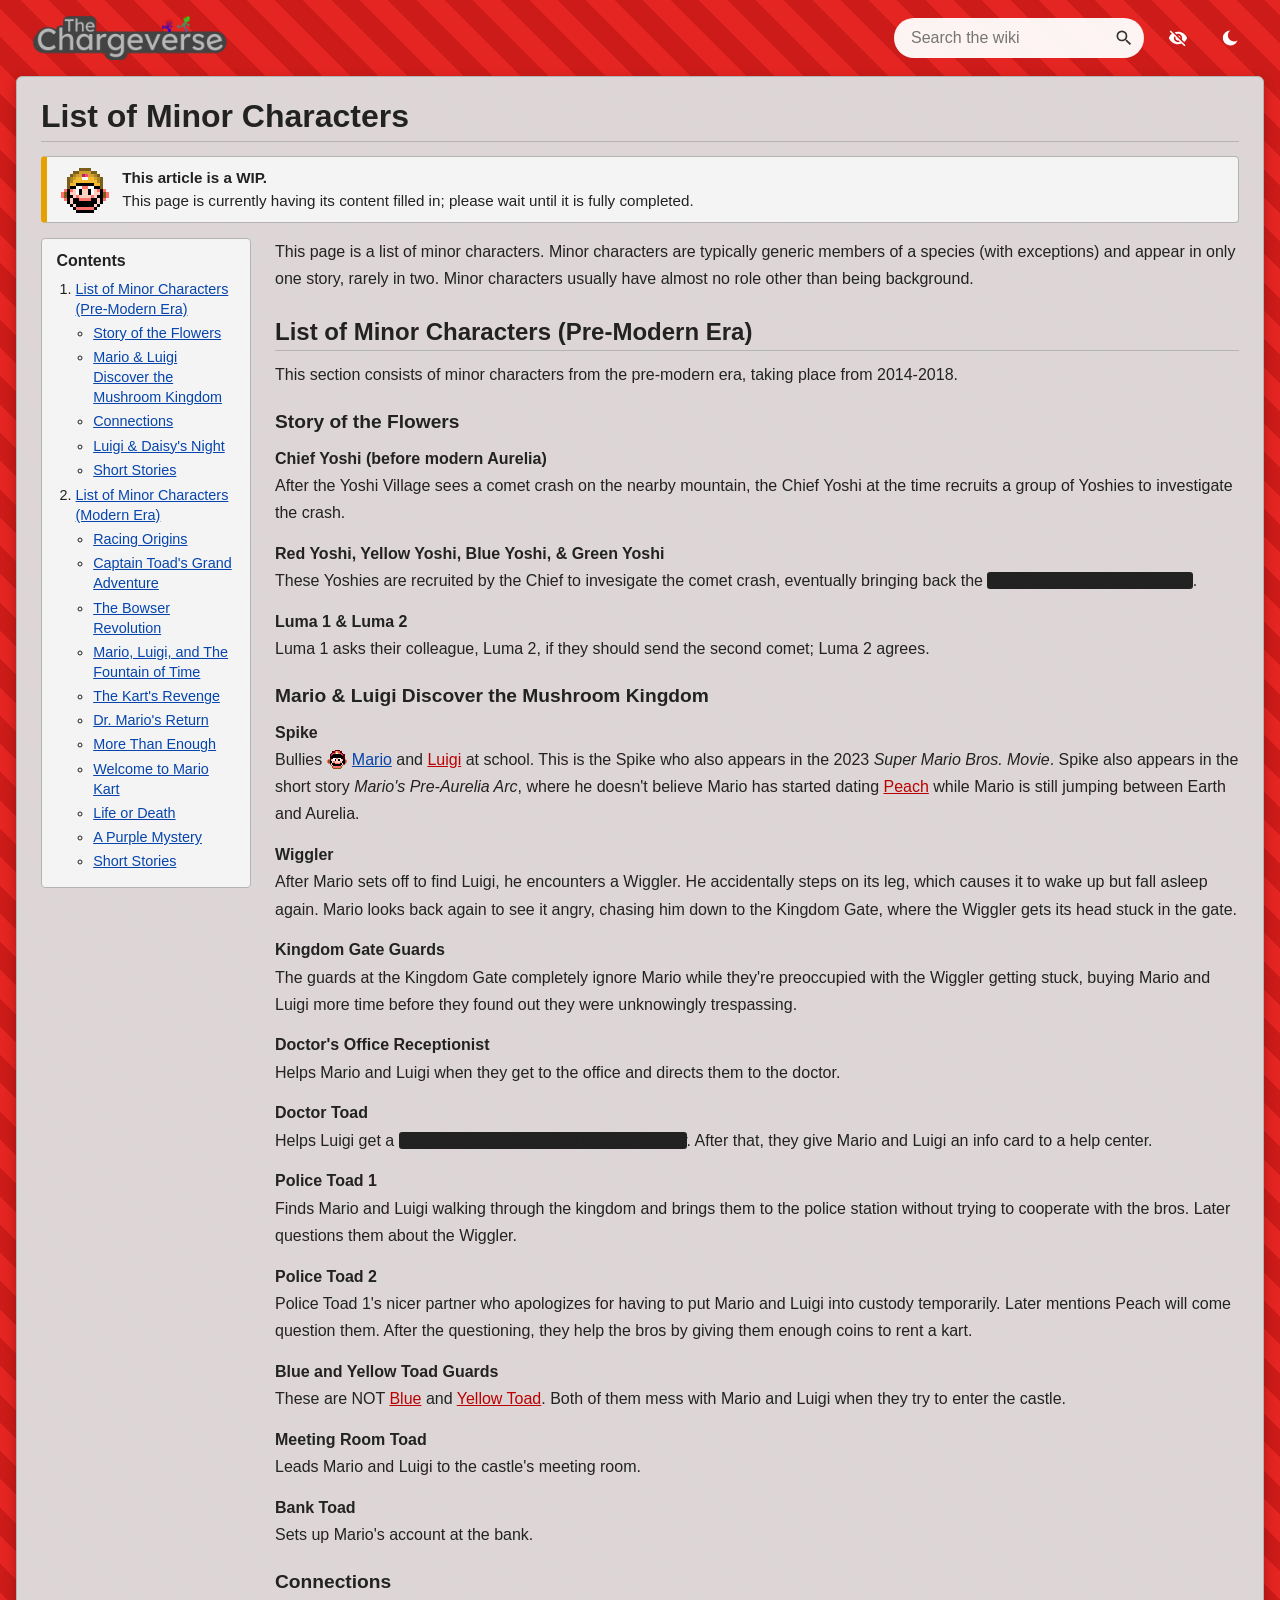
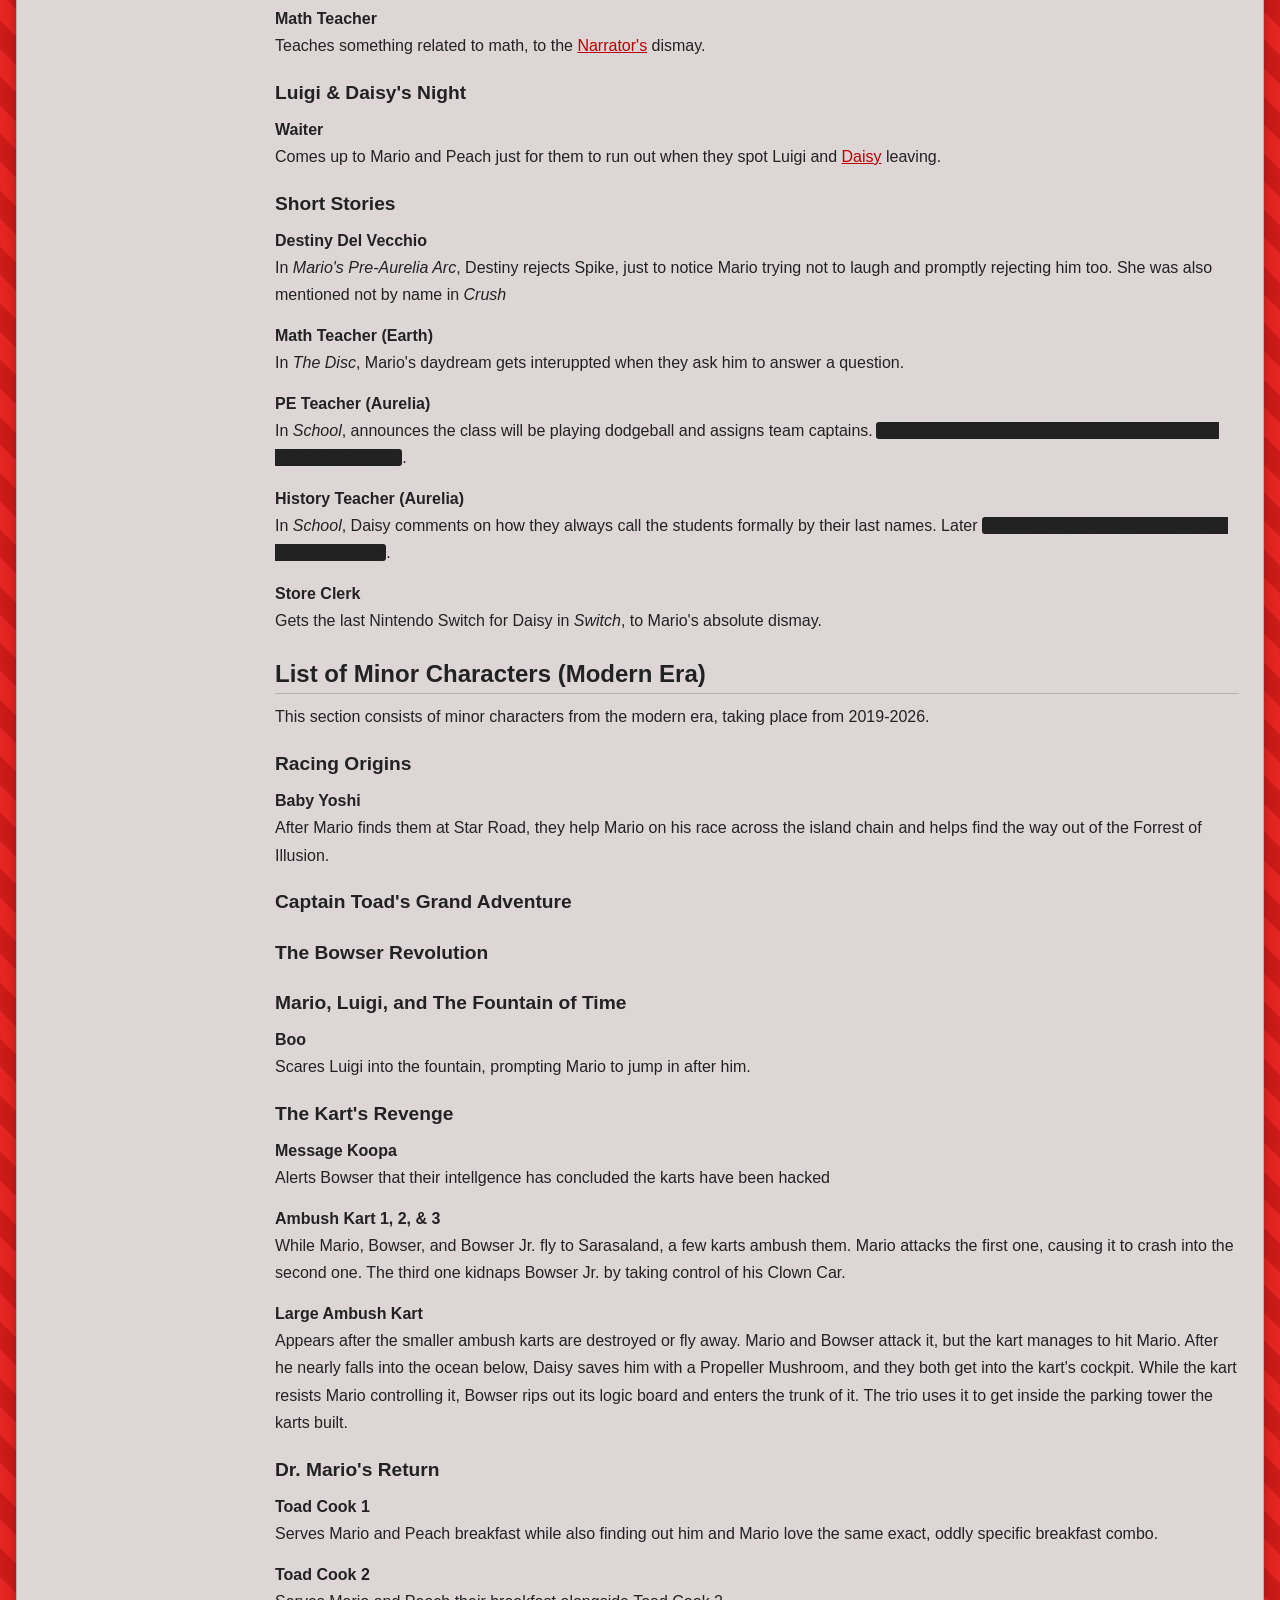
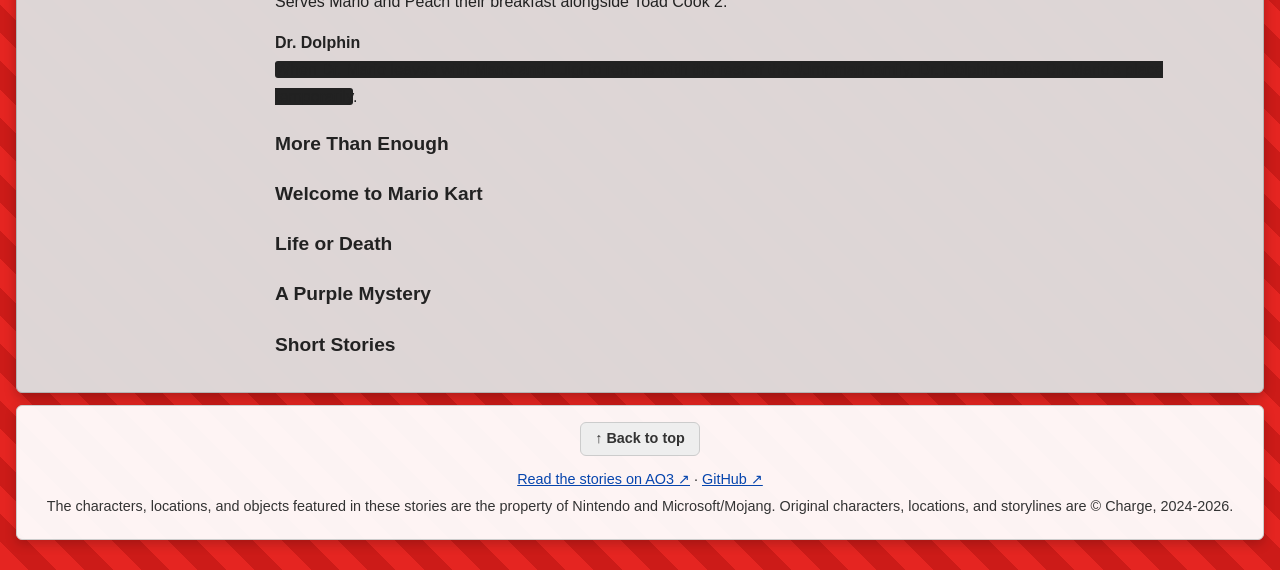
<file: articles/lists/minor_chars.html>
<!DOCTYPE html>
<html lang="en">
<head>
    <meta charset="utf-8">
    <meta name="viewport" content="width=device-width, initial-scale=1.0">
    <title>List of Minor Characters - Chargeverse Wiki</title>

    <!-- Search info: the index builder will read these. Keep them filled in. -->
    <meta name="description" content="A list of minor characters.">
    <meta name="aliases" content="Characters; Character; Char; Minor">
    <meta name="page-type" content="list"> <!-- article | list | disambiguation -->

    <link rel="apple-touch-icon" href="../../site_assets/apple-touch-icon.png">
    <link rel="icon" type="image/png" sizes="32x32" href="../../site_assets/favicon-32x32.png">
    <link rel="icon" type="image/png" sizes="16x16" href="../../site_assets/favicon-16x16.png">
    <meta name="apple-mobile-web-app-capable" content="yes">
    <meta name="apple-mobile-web-app-title" content="Chargeverse Wiki">
    <meta name="theme-color" content="#cc1b18" media="(prefers-color-scheme: light)">
    <meta name="theme-color" content="#0a0a0a" media="(prefers-color-scheme: dark)">
    <link rel="manifest" href="../../site_assets/site.webmanifest">

    <link rel="stylesheet" href="../../styles.css">
    <link rel="stylesheet" href="../../article.css">
    <script src="../../script.js"></script>
</head>
<body>

    <div class="top-bar">
        <a class="site-logo" href="../../index.html"><img src="../../site_assets/The Chargeverse Logo.png" alt="Chargeverse Wiki home"></a>
        <div class="controls">
            <div class="search-container" id="search-box">
                <form class="search-form" id="search-form" action="../../search.html" method="get">
                    <input class="search-input" id="search-input" type="text" name="q" placeholder="Search the wiki" aria-label="Search the wiki" autocomplete="off">
                    <button class="icon-btn" id="search-btn" type="button" aria-label="Search">
                        <svg width="20" height="20" viewBox="0 0 24 24" aria-hidden="true"><path d="M15.5 14h-.79l-.28-.27A6.47 6.47 0 0 0 16 9.5 6.5 6.5 0 1 0 9.5 16c1.61 0 3.09-.59 4.23-1.57l.27.28v.79l5 4.99L20.49 19l-4.99-5zm-6 0C7.01 14 5 11.99 5 9.5S7.01 5 9.5 5 14 7.01 14 9.5 11.99 14 9.5 14z"/></svg>
                    </button>
                </form>
            </div>
            <button class="icon-btn" id="spoiler-toggle" type="button" aria-label="Spoiler mode" title="Spoiler mode">
                <svg class="icon-eye" width="20" height="20" viewBox="0 0 24 24" aria-hidden="true"><path d="M12 4.5C7 4.5 2.73 7.61 1 12c1.73 4.39 6 7.5 11 7.5s9.27-3.11 11-7.5c-1.73-4.39-6-7.5-11-7.5zM12 17c-2.76 0-5-2.24-5-5s2.24-5 5-5 5 2.24 5 5-2.24 5-5 5zm0-8c-1.66 0-3 1.34-3 3s1.34 3 3 3 3-1.34 3-3-1.34-3-3-3z"/></svg>
                <svg class="icon-eye-off" width="20" height="20" viewBox="0 0 24 24" aria-hidden="true"><path d="M12 7c2.76 0 5 2.24 5 5 0 .65-.13 1.26-.36 1.83l2.92 2.92c1.51-1.26 2.7-2.89 3.43-4.75-1.73-4.39-6-7.5-11-7.5-1.4 0-2.74.25-3.98.7l2.16 2.16C10.74 7.13 11.35 7 12 7zM2 4.27l2.28 2.28.46.46C3.08 8.3 1.78 10.02 1 12c1.73 4.39 6 7.5 11 7.5 1.55 0 3.03-.3 4.38-.84l.42.42L19.73 22 21 20.73 3.27 3 2 4.27zM7.53 9.8l1.55 1.55c-.05.21-.08.43-.08.65 0 1.66 1.34 3 3 3 .22 0 .44-.03.65-.08l1.55 1.55c-.67.33-1.41.53-2.2.53-2.76 0-5-2.24-5-5 0-.79.2-1.53.53-2.2zm4.31-.78l3.15 3.15.02-.16c0-1.66-1.34-3-3-3l-.17.01z"/></svg>
            </button>
            <button class="icon-btn" id="theme-toggle" type="button" aria-label="Toggle light/dark mode" title="Toggle light/dark mode">
                <svg class="icon-moon" width="20" height="20" viewBox="0 0 24 24" aria-hidden="true"><path d="M12.3 3a9 9 0 1 0 8.7 11.6A7 7 0 0 1 12.3 3z"/></svg>
                <svg class="icon-sun" width="20" height="20" viewBox="0 0 24 24" aria-hidden="true"><path d="M12 7a5 5 0 1 0 0 10 5 5 0 0 0 0-10zM11 1h2v3h-2zM11 20h2v3h-2zM1 11h3v2H1zM20 11h3v2h-3zM4.2 5.6l1.4-1.4 2.1 2.1-1.4 1.4zM16.3 17.7l1.4-1.4 2.1 2.1-1.4 1.4zM4.2 18.4l2.1-2.1 1.4 1.4-2.1 2.1zM16.3 6.3l2.1-2.1 1.4 1.4-2.1 2.1z"/></svg>
            </button>
        </div>
    </div>

    <div class="article-wrap">
        <div class="article-box">

            <h1 class="article-title">List of Minor Characters</h1>

            <div class="banner banner-wip"><img class="banner-icon" src="../../sprites/banner/mario_builder.png" alt=""><div class="banner-text"><strong class="banner-title">This article is a WIP.</strong>This page is currently having its content filled in; please wait until it is fully completed.</div></div>


            <div class="article-layout" id="article-layout">

                <!-- Table of contents: filled in automatically from the h2/h3 headings. Leave empty. -->
                <div class="toc" id="toc">
                    <div class="toc-title"><strong>Contents</strong></div>
                    <ol id="toc-list"></ol>
                </div>

                <div class="article-content" id="article-content">

                    <p>This page is a list of minor characters. Minor characters are typically generic members of a species (with exceptions) and appear in only one story, rarely in two. Minor characters usually have almost no role other than being background.</p>

                    <!--Pre-modern era seperator for my own sanity, congrats if you see this-->
                    <h2>List of Minor Characters (Pre-Modern Era)</h2>
                    <p>This section consists of minor characters from the pre-modern era, taking place from 2014-2018.</p>

                    <h3>Story of the Flowers</h3>
                    <h4>Chief Yoshi (before modern Aurelia)</h4>
                    <p>After the Yoshi Village sees a comet crash on the nearby mountain, the Chief Yoshi at the time recruits a group of Yoshies to investigate the crash.</p>
                    
                    <h4>Red Yoshi, Yellow Yoshi, Blue Yoshi, & Green Yoshi</h4>
                    <p>These Yoshies are recruited by the Chief to invesigate the comet crash, eventually bringing back the <span class="spoiler">Fire Flowers and Ice Flowers</span>.</p>
                    
                    <h4>Luma 1 & Luma 2</h4>
                    <p>Luma 1 asks their colleague, Luma 2, if they should send the second comet; Luma 2 agrees.</p>

                    <h3>Mario & Luigi Discover the Mushroom Kingdom</h3>
                    
                    <h4>Spike</h4>
                    <p>Bullies <a href="../../articles/chargeverse/mario.html"><img class="inline-icon" src="../../sprites/characters/primary_chargeverse/mario.png" alt="">Mario</a> and <a class="missing" href="../../articles/chargeverse/luigi.html" title="This page hasn't been written yet">Luigi</a> at school. This is the Spike who also appears in the 2023 <i>Super Mario Bros. Movie</i>. Spike also appears in the short story <i>Mario's Pre-Aurelia Arc</i>, where he doesn't believe Mario has started dating <a class="missing" href="../../articles/chargeverse/peach.html" title="This page hasn't been written yet">Peach</a> while Mario is still jumping between Earth and Aurelia.</p>

                    <h4>Wiggler</h4>
                    <p>After Mario sets off to find Luigi, he encounters a Wiggler. He accidentally steps on its leg, which causes it to wake up but fall asleep again. Mario looks back again to see it angry, chasing him down to the Kingdom Gate, where the Wiggler gets its head stuck in the gate.</p>

                    <h4>Kingdom Gate Guards</h4>
                    <p>The guards at the Kingdom Gate completely ignore Mario while they're preoccupied with the Wiggler getting stuck, buying Mario and Luigi more time before they found out they were unknowingly trespassing.</p>

                    <h4>Doctor's Office Receptionist</h4>
                    <p>Helps Mario and Luigi when they get to the office and directs them to the doctor.</p>

                    <h4>Doctor Toad</h4>
                    <p>Helps Luigi get a <span class="spoiler">cast after being flung into a pillow factory</span>. After that, they give Mario and Luigi an info card to a help center.</p>

                    <h4>Police Toad 1</h4>
                    <p>Finds Mario and Luigi walking through the kingdom and brings them to the police station without trying to cooperate with the bros. Later questions them about the Wiggler.</p>

                    <h4>Police Toad 2</h4>
                    <p>Police Toad 1's nicer partner who apologizes for having to put Mario and Luigi into custody temporarily. Later mentions Peach will come question them. After the questioning, they help the bros by giving them enough coins to rent a kart.</p>

                    <h4>Blue and Yellow Toad Guards</h4>
                    <p>These are NOT <a class="missing" href="../../articles/chargeverse/blue_toad.html" title="This page hasn't been written yet">Blue</a> and <a class="missing" href="../../articles/chargeverse/yellow_toad.html" title="This page hasn't been written yet">Yellow Toad</a>. Both of them mess with Mario and Luigi when they try to enter the castle.</p>

                    <h4>Meeting Room Toad</h4>
                    <p>Leads Mario and Luigi to the castle's meeting room.</p>

                    <h4>Bank Toad</h4>
                    <p>Sets up Mario's account at the bank.</p>

                    <h3>Connections</h3>
                    <h4>Math Teacher</h4>
                    <p>Teaches something related to math, to the <a class="missing" href="../../articles/chargeverse/narrator.html" title="This page hasn't been written yet">Narrator's</a> dismay.</p>

                    <h3>Luigi & Daisy's Night</h3>
                    <h4>Waiter</h4>
                    <p>Comes up to Mario and Peach just for them to run out when they spot Luigi and <a class="missing" href="../../articles/chargeverse/daisy.html" title="This page hasn't been written yet">Daisy</a> leaving.</p>

                    <h3>Short Stories</h3>

                    <h4>Destiny Del Vecchio</h4>
                    <p>In <i>Mario's Pre-Aurelia Arc</i>, Destiny rejects Spike, just to notice Mario trying not to laugh and promptly rejecting him too. She was also mentioned not by name in <i>Crush</i></p>

                    <h4>Math Teacher (Earth)</h4>
                    <p>In <i>The Disc</i>, Mario's daydream gets interuppted when they ask him to answer a question.</p>

                    <h4>PE Teacher (Aurelia)</h4>
                    <p>In <i>School</i>, announces the class will be playing dodgeball and assigns team captains. <span class="spoiler">Also asks Mario to bring Luigi to the health room when he gets hurt</span>.</p>

                    <h4>History Teacher (Aurelia)</h4>
                    <p>In <i>School</i>, Daisy comments on how they always call the students formally by their last names. Later <span class="spoiler">excuses Luigi after he returns from the health room</span>.</p>

                    <h4>Store Clerk</h4>
                    <p>Gets the last Nintendo Switch for Daisy in <i>Switch</i>, to Mario's absolute dismay.</p>
                    
                    <!--Modern era seperator-->
                    <h2>List of Minor Characters (Modern Era)</h2>
                    <p>This section consists of minor characters from the modern era, taking place from 2019-2026.</p>

                    <h3>Racing Origins</h3>
                    <h4>Baby Yoshi</h4>
                    <p>After Mario finds them at Star Road, they help Mario on his race across the island chain and helps find the way out of the Forrest of Illusion.</p>

                    <h3>Captain Toad's Grand Adventure</h3>

                    <h3>The Bowser Revolution</h3>

                    <h3>Mario, Luigi, and The Fountain of Time</h3>
                    <h4>Boo</h4>
                    <p>Scares Luigi into the fountain, prompting Mario to jump in after him.</p>

                    <h3>The Kart's Revenge</h3>
                    <h4>Message Koopa</h4>
                    <p>Alerts Bowser that their intellgence has concluded the karts have been hacked</p>

                    <h4>Ambush Kart 1, 2, & 3</h4>
                    <p>While Mario, Bowser, and Bowser Jr. fly to Sarasaland, a few karts ambush them. Mario attacks the first one, causing it to crash into the second one. The third one kidnaps Bowser Jr. by taking control of his Clown Car.</p>

                    <h4>Large Ambush Kart</h4>
                    <p>Appears after the smaller ambush karts are destroyed or fly away. Mario and Bowser attack it, but the kart manages to hit Mario. After he nearly falls into the ocean below, Daisy saves him with a Propeller Mushroom, and they both get into the kart's cockpit. While the kart resists Mario controlling it, Bowser rips out its logic board and enters the trunk of it. The trio uses it to get inside the parking tower the karts built.</p>

                    <h3>Dr. Mario's Return</h3>
                    <h4>Toad Cook 1</h4>
                    <p>Serves Mario and Peach breakfast while also finding out him and Mario love the same exact, oddly specific breakfast combo.</p>
                    
                    <h4>Toad Cook 2</h4>
                    <p>Serves Mario and Peach their breakfast alongside Toad Cook 2.</p>

                    <h4>Dr. Dolphin</h4>
                    <p><span class="spoiler">When Dr. Mario leaves with Mario and Luigi to reunite with the rest of the Jumpman family, Dr. Dolphin takes Dr. Mario's place temporarily</span>.</p>

                    <h3>More Than Enough</h3>

                    <h3>Welcome to Mario Kart</h3>

                    <h3>Life or Death</h3>

                    <h3>A Purple Mystery</h3>

                    <h3>Short Stories</h3>

                </div><!-- /article-content -->
            </div><!-- /article-layout -->

        </div><!-- /article-box -->

        <div class="cols">
            <div class="col-full">
                <div class="panel site-footer">
                    <p><a class="back-to-top" href="#top">&uarr; Back to top</a></p>
                    <p><a href="https://archiveofourown.org/users/ChargeUp03/works">Read the stories on AO3 ↗</a> &middot; <a href="https://github.com/ChargeUp03/Chargeverse-Wiki">GitHub ↗</a></p>
                    <p>The characters, locations, and objects featured in these stories are the property of Nintendo and Microsoft/Mojang. Original characters, locations, and storylines are &copy; Charge, 2024-2026.</p>
                </div>
            </div>
        </div>
    </div><!-- /article-wrap -->

</body>
</html>
</file>
<file: styles.css>
/* --- CSS Variables & Theme setup --- */
:root {
    /* Fonts: Clean system sans-serif fallback */
    --font-main: -apple-system, BlinkMacSystemFont, "Segoe UI", Roboto, Helvetica, Arial, sans-serif;
    
    /* Default Light Theme (Mario Red Stripe) */
    --bg-color-1: #E52521; /* Mario Red */
    --bg-color-2: #cc1b18; /* Slightly darker red for stripe */
    --text-color: #ffffff;
    --hero-text: #ffffff;
    --panel-bg: rgba(255, 255, 255, 0.95);
    --panel-text: #333333;
    --btn-bg: #eeeeee; /* Darkened slightly from original white */
    --btn-hover: #fafafa;
    --btn-border: #cccccc;
    --icon-color: #ffffff;
    --link-color: #0645ad;
    --title-bg: #cc1b18;
    --title-text: #ffffff;
    --soft-bg: #f4f4f4;
}

[data-theme="dark"] {
    /* Dark Theme (Black & Dark Grey Stripe) */
    --bg-color-1: #0a0a0a; /* Black */
    --bg-color-2: #1a1a1a; /* Dark Grey */
    --text-color: #e0e0e0;
    --hero-text: #e0e0e0;
    --panel-bg: rgba(30, 30, 30, 0.95);
    --panel-text: #e0e0e0;
    --btn-bg: #2a2a2a;
    --btn-hover: #3a3a3a;
    --btn-border: #444444;
    --icon-color: #e0e0e0;
    --link-color: #7db3ff;
    --title-bg: #1a1a1a;
    --title-text: #e0e0e0;
    --soft-bg: #262626;
}

/* --- Base Styles --- */
* {
    box-sizing: border-box;
    margin: 0;
    padding: 0;
}

body {
    font-family: var(--font-main);
    color: var(--text-color);
    min-height: 100vh;
    /* Diagonal Striped Background: Angle set to 45deg creates \ stripes, sizes reverted */
    background: repeating-linear-gradient(
        45deg,
        var(--bg-color-1),
        var(--bg-color-1) 20px,
        var(--bg-color-2) 20px,
        var(--bg-color-2) 40px
    );
    transition: background 0.3s ease, color 0.3s ease;
}

/* --- Top Bar & Controls --- */
.top-bar {
    display: flex;
    justify-content: space-between;
    align-items: center;
    padding: 1rem 2rem;
}

.logo-placeholder {
    font-weight: bold;
    font-size: 1.2rem;
    color: var(--hero-text);
}

.controls {
    display: flex;
    align-items: center;
    gap: 1rem;
}

.icon-btn {
    background: none;
    border: none;
    color: var(--icon-color);
    cursor: pointer;
    display: flex;
    align-items: center;
    justify-content: center;
    padding: 0.5rem;
    border-radius: 50%;
    transition: background 0.2s;
}

.icon-btn:hover {
    background: rgba(255, 255, 255, 0.2);
}

/* --- Search (always open) --- */
.search-container {
    display: flex;
    align-items: center;
    width: 250px;
    max-width: 58vw;
    background: var(--panel-bg);
    border-radius: 20px;
    padding: 2px;
    overflow: hidden;
}

.search-input {
    flex: 1;
    min-width: 0;
    width: 100%;
    background: transparent;
    border: none;
    outline: none;
    color: var(--panel-text);
    font-family: var(--font-main);
    font-size: 16px; /* 16px stops iPhones zooming in on focus */
    padding: 0 10px 0 15px;
}

.search-container .icon-btn {
    color: var(--panel-text);
}

.search-container .icon-btn:hover {
    background: rgba(0, 0, 0, 0.05);
}

/* --- Main Layout --- */
.container {
    max-width: 900px;
    margin: 0 auto;
    padding: 2rem;
    text-align: center;
}

.hero {
    margin-bottom: 3rem;
    color: var(--hero-text);
    text-shadow: 0 2px 4px rgba(0,0,0,0.3);
}

.hero h1 {
    font-size: 2.5rem;
    margin-bottom: 0.5rem;
}

.hero p {
    font-size: 1.1rem;
    opacity: 0.9;
}

/* --- Navigation Button Grid --- */
.button-grid {
    display: grid;
    grid-template-columns: 1fr; /* 1 wide on mobile */
    gap: 1.5rem; 
    padding: 1rem 0; 
}

.nav-button {
    display: block;
    text-decoration: none;
    color: var(--panel-text);
    background: var(--btn-bg);
    border: 1px solid var(--btn-border);
    padding: 1.2rem;
    border-radius: 8px;
    font-weight: 600;
    font-size: 1.1rem;
    box-shadow: 0 4px 12px rgba(0,0,0,0.2); 
    transition: transform 0.1s ease, background 0.2s ease, box-shadow 0.2s ease;
}

.nav-button:hover {
    background: var(--btn-hover);
    transform: translateY(-2px);
    box-shadow: 0 6px 16px rgba(0,0,0,0.3);
}

/* Desktop layout: 2 wide */
@media (min-width: 600px) {
    .button-grid {
        grid-template-columns: 1fr 1fr;
    }
}

/* Story Text Styling */
.story {
    text-align: left;
    
    white-space: pre-line;

    font-family: var(--font-main);
    color: var(--panel-text);

    font-size: 1.05rem;
    line-height: 1.75;

    padding: 1.5rem;
    border-radius: 10px;
}

/* --- Notice Banner --- */
.notice {
    max-width: 900px;
    margin: 1rem auto 0;
    padding: 1.2rem 1.5rem;
    text-align: left;

    font-family: var(--font-main);
    color: var(--panel-text);
    background: var(--panel-bg);
    border: 1px solid var(--btn-border);
    border-left: 6px solid #E52521; /* Mario Red accent, visible in both themes */
    border-radius: 8px;
    box-shadow: 0 4px 12px rgba(0,0,0,0.2);
}

.notice h2 {
    font-size: 1.2rem;
    margin-bottom: 0.4rem;
}

.notice p {
    font-size: 1rem;
    line-height: 1.6;
}

/* Keep it from touching the screen edges on narrow screens */
@media (max-width: 960px) {
    .notice {
        margin-left: 1rem;
        margin-right: 1rem;
    }
}


/* ==========================================================
   WIKI LAYOUT (added for the homepage / article template)
   Floats + percentages on purpose, so older browsers cope.
   ========================================================== */

/* Toolbar: right aligned */
.top-bar.wiki-bar {
    justify-content: flex-end;
}

.search-container form,
.search-form {
    display: flex;
    align-items: center;
    width: 100%;
    margin: 0;
}

.search-container .icon-btn {
    flex: none;
}

/* Theme toggle icons: moon in light mode, sun in dark mode */
.icon-btn .icon-sun { display: none; }
[data-theme="dark"] .icon-btn .icon-sun { display: block; }
[data-theme="dark"] .icon-btn .icon-moon { display: none; }

.icon-btn svg {
    display: block;
    fill: currentColor;
}

/* Page wrapper */
.wrap {
    max-width: 1100px;
    margin: 0 auto;
    padding: 0 1.5rem 2rem;
}

.cols {
    margin: 0 -6px;
}

.cols:after,
.intro:after,
.tile-grid:after {
    content: "";
    display: block;
    clear: both;
}

.col-full { padding: 6px; }
.col-main { float: left; width: 66.666%; }
.col-side { float: left; width: 33.333%; padding: 6px; }
.col-half { float: left; width: 50%; padding: 6px; }

/* Wiki-style panels */
.panel {
    background: var(--panel-bg);
    color: var(--panel-text);
    border: 1px solid var(--btn-border);
    border-radius: 6px;
    box-shadow: 0 4px 12px rgba(0,0,0,0.2);
    text-align: left;
    overflow: hidden;
}

.panel a {
    color: var(--link-color);
}

.panel-title {
    background: var(--title-bg);
    color: var(--title-text);
    font-size: 1.05rem;
    font-weight: bold;
    padding: 0.5rem 0.9rem;
    margin: 0;
}

.panel-body {
    padding: 0.9rem 1rem;
    line-height: 1.6;
}

/* Intro box with logo spot */
.intro-logo {
    float: left;
    width: 140px;
    height: 140px;
    margin: 0 1rem 0.5rem 0;
    border: 2px dashed var(--btn-border);
    background: var(--soft-bg);
    text-align: center;
    line-height: 140px;
    font-size: 0.85rem;
    opacity: 0.8;
}

.intro-logo img {
    display: block;
    width: 100%;
    height: 100%;
}

.intro h1 {
    font-size: 1.8rem;
    margin-bottom: 0.4rem;
}

.intro p {
    margin-bottom: 0.5rem;
}

/* Square buttons */
.tile {
    float: left;
    width: 20%;
    padding: 6px;
}

.tile-link {
    display: block;
    position: relative;
    width: 100%;
    height: 0;
    padding-top: 100%;
    text-decoration: none;
    color: var(--panel-text);
    background: var(--btn-bg);
    border: 1px solid var(--btn-border);
    border-radius: 8px;
    box-shadow: 0 4px 12px rgba(0,0,0,0.2);
    overflow: hidden;
}

.tile-link:hover {
    background: var(--btn-hover);
    box-shadow: 0 6px 16px rgba(0,0,0,0.3);
}

.tile-img {
    position: absolute;
    top: 8px;
    left: 8px;
    right: 8px;
    bottom: 50px;
    border: 2px dashed var(--btn-border);
    background: var(--soft-bg);
    text-align: center;
    overflow: hidden;
}

.tile-img img {
    display: block;
    width: 100%;
    height: 100%;
}

.tile-label {
    position: absolute;
    left: 0;
    right: 0;
    bottom: 0;
    height: 50px;
    padding: 0 6px;
    display: table;
    width: 100%;
    font-weight: 600;
    font-size: 0.95rem;
    line-height: 1.2;
    text-align: center;
}

.tile-label span {
    display: table-cell;
    vertical-align: middle;
}

/* Did you know */
.facts-list {
    margin: 0 0 0.8rem 1.1rem;
}

.facts-list li {
    margin-bottom: 0.7rem;
}

.btn {
    display: inline-block;
    cursor: pointer;
    font-family: var(--font-main);
    font-size: 0.95rem;
    font-weight: 600;
    color: var(--panel-text);
    background: var(--btn-bg);
    border: 1px solid var(--btn-border);
    border-radius: 6px;
    padding: 0.4rem 0.9rem;
}

.btn:hover {
    background: var(--btn-hover);
}

/* News boxes: grow with their content, never clip */
.news-body {
    min-height: 170px;
}

.news-list {
    list-style: none;
    margin: 0;
    padding: 0;
}

.news-list li {
    padding: 0.4rem 0;
    border-bottom: 1px dotted var(--btn-border);
}

.news-list li:last-child {
    border-bottom: none;
}

.news-date {
    font-weight: bold;
    margin-right: 0.4rem;
}

/* Footer */
.site-footer {
    margin-top: 6px;
    padding: 1rem;
    text-align: center;
    font-size: 0.9rem;
    line-height: 1.6;
}

.site-footer p { margin-bottom: 0.3rem; }

/* Small screens */
@media (max-width: 800px) {
    .col-main,
    .col-side { float: none; width: 100%; }
    .col-main { padding: 0; }
}

@media (max-width: 560px) {
    .col-half { float: none; width: 100%; }
    .intro-logo { float: none; margin: 0 auto 0.8rem; }
    .wrap { padding: 0 0.5rem 1.5rem; }
}

.tile-img img {
    image-rendering: pixelated;
    object-fit: contain;
}

html {
    background-color: var(--bg-color-1);
}

[data-theme="dark"] {
    color-scheme: dark;
}

.tile-link > img {
    position: absolute;
    top: 0;
    left: 0;
    box-sizing: border-box;
    width: 100%;
    height: 78%;                    
    height: calc(100% - 50px);      
    padding: 14% 8% 3%;
    object-fit: contain;
    image-rendering: pixelated;
}

/* Logo beside the intro text */
.intro-logo-img {
    float: left;
    width: 250px;
    max-width: 40%;
    height: auto;
    margin: 0 1.5rem 0.5rem 0;
}

@media (max-width: 560px) {
    .intro-logo-img {
        float: none;
        display: block;
        max-width: 100%;
        margin: 0 auto 1rem;
    }
}

/* Phones: 3 buttons across, smaller labels */
@media (max-width: 640px) {
    .tile { width: 33.333%; padding: 4px; }
    .tile-label { height: 36px; font-size: 0.8rem; }
    .tile-link > img { height: calc(100% - 36px); }
}

/* Toolbar with logo: logo left, search + theme toggle right */
.top-bar {
    gap: 0.75rem;
}

.controls {
    flex: 1;
    min-width: 0;
    justify-content: flex-end;
}

.search-container {
    flex: 0 1 250px;
    width: auto;
    max-width: none;
    min-width: 0;
}

.site-logo {
    display: block;
    flex: none;
}

.site-logo img {
    display: block;
    height: 44px;
    width: auto;
}

@media (max-width: 640px) {
    .top-bar { padding: 0.75rem 1rem; }
    .controls { gap: 0.5rem; }
    .site-logo img { height: 28px; }
}

/* ---------- Spoiler mode ---------- */
.icon-btn .icon-eye-off { display: none; }
[data-spoilers="on"] .icon-btn .icon-eye-off { display: block; }
[data-spoilers="on"] .icon-btn .icon-eye { display: none; }

[data-spoilers="on"] .spoiler {
    background-color: currentColor;
    border-radius: 3px;
    cursor: pointer;
}

[data-spoilers="on"] .spoiler:not(.revealed) * {
    color: inherit !important;
    text-decoration: none !important;
}

[data-spoilers="on"] .spoiler:not(.revealed) img {
    visibility: hidden;
}

[data-spoilers="on"] .spoiler.revealed {
    background-color: transparent;
    cursor: auto;
}

/* Back to top, in the footer box */
.site-footer .back-to-top {
    display: inline-block;
    margin-bottom: 0.4rem;
    padding: 0.3rem 0.9rem;
    border: 1px solid var(--btn-border);
    border-radius: 6px;
    background: var(--btn-bg);
    color: var(--panel-text);
    font-weight: 600;
    text-decoration: none;
}

.site-footer .back-to-top:hover {
    background: var(--btn-hover);
}

/* ---------- Missing pages (red links) ---------- */
:root {
    --missing-link-color: #ba0000;
}

[data-theme="dark"] {
    --missing-link-color: #ff7a7a;
}

.panel a.missing,
.article-box a.missing {
    color: var(--missing-link-color);
}
</file>
<file: article.css>
:root {
    --overlay-bg: rgba(222, 222, 222, 0.96);
    --overlay-text: #222222;
    --overlay-line: #b4b4b4;
}

[data-theme="dark"] {
    --overlay-bg: rgba(38, 38, 38, 0.96);
    --overlay-text: #e0e0e0;
    --overlay-line: #4a4a4a;
}

/* Toolbar on article pages: home link left, search + toggle right */
.logo-placeholder a {
    color: inherit;
    text-decoration: none;
}

.logo-placeholder a:hover {
    text-decoration: underline;
}

/* ---------- The grey overlay the article sits on ---------- */
.article-wrap {
    max-width: none;
    margin: 0;
    padding: 0 1rem 1.5rem;
}

/* Line the toolbar up with the box edges */
.top-bar.article-bar {
    padding-left: 1rem;
    padding-right: 1rem;
}

.article-box {
    background: var(--overlay-bg);
    color: var(--overlay-text);
    border: 1px solid var(--overlay-line);
    border-radius: 6px;
    box-shadow: 0 4px 12px rgba(0,0,0,0.25);
    padding: 1.2rem 1.5rem 1.5rem;
    text-align: left;
    line-height: 1.7;
    overflow: hidden;
}

.article-box a {
    color: var(--link-color);
}

.article-title {
    font-size: 2rem;
    line-height: 1.25;
    margin: 0 0 0.9rem;
    padding-bottom: 0.3rem;
    border-bottom: 1px solid var(--overlay-line);
}

/* ---------- Text ---------- */
.article-content p {
    margin: 0 0 0.85rem;
}

.article-content h2 {
    font-size: 1.5rem;
    line-height: 1.3;
    margin: 1.5rem 0 0.6rem;
    padding-bottom: 0.2rem;
    border-bottom: 1px solid var(--overlay-line);
    clear: none;
}

.article-content h3 {
    font-size: 1.2rem;
    margin: 1.1rem 0 0.4rem;
}

.article-content ul,
.article-content ol {
    margin: 0 0 0.85rem 1.6rem;
}

.article-content li {
    margin-bottom: 0.2rem;
}

/* A <p> inside a list item shouldn't add paragraph spacing */
.article-content li > p {
    margin: 0;
}

/* Small icon in front of a linked name (put the <img> inside the <a>) */
.inline-icon {
    height: 1.2em;
    width: auto;
    vertical-align: -0.25em;
    margin-right: 0.3em;
    image-rendering: pixelated;
}

.hatnote {
    font-style: italic;
    font-size: 0.92rem;
    padding-left: 1.5rem;
    margin: 0 0 0.85rem;
}

/* ---------- Table of contents (left side, hidden on phones) ---------- */
.article-layout:after {
    content: "";
    display: block;
    clear: both;
}

.toc {
    display: none; /* the script shows it when the page has headings */
    float: left;
    width: 210px;
    margin: 0 24px 12px 0;
    padding: 0.7rem 0.9rem;
    background: var(--soft-bg);
    border: 1px solid var(--overlay-line);
    border-radius: 4px;
    font-size: 0.9rem;
    line-height: 1.4;
}

.toc-title {
    font-size: 1rem;
    margin: 0 0 0.4rem;
}

.toc ol {
    margin: 0 0 0 1.2rem;
}

.toc ul {
    margin: 0.15rem 0 0.3rem 1.1rem;
}

.toc li {
    margin: 0.25rem 0;
}

.has-toc .article-content {
    margin-left: 234px;
}

/* ---------- Infobox (right side) ---------- */
.infobox {
    float: right;
    width: 300px;
    margin: 0 0 1rem 1.2rem;
    border-collapse: collapse;
    border: 1px solid var(--overlay-line);
    background: var(--soft-bg);
    font-size: 0.92rem;
    line-height: 1.45;
}

.infobox th,
.infobox td {
    padding: 0.35rem 0.6rem;
    border-top: 1px solid var(--overlay-line);
    text-align: left;
    vertical-align: top;
}

.infobox th {
    width: 38%;
}

.infobox th.infobox-title {
    width: auto;
    border-top: none;
    background: var(--title-bg);
    color: var(--title-text);
    text-align: center;
    font-size: 1.15rem;
    padding: 0.55rem;
}

.infobox td.infobox-image {
    text-align: center;
    padding: 0.7rem;
}

.infobox-image img {
    display: block;
    max-width: 100%;
    height: auto;
    margin: 0 auto;
}

.infobox-caption {
    font-size: 0.85rem;
    margin-top: 0.35rem;
    opacity: 0.85;
}

.infobox ul {
    margin: 0 0 0 1.1rem;
}

/* Expand / Collapse for long lists inside the infobox */
.expandable-content {
    max-height: 6.5em;
    overflow: hidden;
}

.expandable.expanded .expandable-content {
    max-height: none;
}

.expand-btn {
    display: none; /* the script shows it only when the list is long */
    margin-top: 0.35rem;
    padding: 0.1rem 0.7rem;
    font-size: 0.8rem;
}

/* ---------- WIP / status banners ---------- */
.banner {
    margin: 0 0 0.9rem;
    padding: 0.6rem 0.9rem;
    border: 1px solid var(--overlay-line);
    border-left: 6px solid #888888;
    border-radius: 4px;
    background: var(--soft-bg);
    font-size: 0.95rem;
    line-height: 1.5;
}

.banner-title {
    display: block;
}

/* Icon to the left of both the title and the description.
   The text block sits beside the floated icon. Banners without an icon still work. */
.banner-icon {
    float: left;
    width: 48px;
    height: 48px;
    margin: 0 0.8rem 0 0;
    object-fit: contain;
    image-rendering: pixelated;
}

.banner-small .banner-icon {
    width: 32px;
    height: 32px;
    margin-right: 0.6rem;
}

.banner-text {
    overflow: hidden;
}

.banner-wip      { border-left-color: #e6a100; }
.banner-missing  { border-left-color: #d9534f; }
.banner-noimage  { border-left-color: #8e5bc4; }
.banner-outdated { border-left-color: #3b82c4; }

/* Smaller version for the top of a section */
.banner-small {
    font-size: 0.85rem;
    padding: 0.35rem 0.7rem;
    border-left-width: 4px;
}

/* ---------- Images ---------- */
figure {
    display: block;
}

/* Single image with caption, floats beside the text */
.thumb {
    float: right;
    width: 220px;
    margin: 0.3rem 0 0.8rem 1.2rem;
    padding: 6px;
    border: 1px solid var(--overlay-line);
    border-radius: 4px;
    background: var(--soft-bg);
    text-align: center;
}

.thumb-left {
    float: left;
    margin: 0.3rem 1.2rem 0.8rem 0;
}

.thumb img {
    display: block;
    max-width: 100%;
    height: auto;
    margin: 0 auto;
}

.thumb figcaption,
.gallery figcaption {
    font-size: 0.85rem;
    line-height: 1.35;
    margin-top: 0.4rem;
}

/* Image grid: 4 across by default; add gallery-3 or gallery-2 for fewer */
.gallery {
    margin: 0.5rem 0 1rem;
    overflow: hidden; /* keeps the grid beside a floated infobox instead of wrapping around it */
}

.gallery:after {
    content: "";
    display: block;
    clear: both;
}

.gallery-item {
    float: left;
    width: 25%;
    padding: 0 12px 12px 0;
}

.gallery-3 .gallery-item { width: 33.333%; }
.gallery-2 .gallery-item { width: 50%; }

.gallery-box {
    padding: 6px;
    border: 1px solid var(--overlay-line);
    border-radius: 4px;
    background: var(--soft-bg);
    text-align: center;
}

.gallery-box img {
    display: block;
    width: 100%;
    height: 150px;
    object-fit: contain;
}

/* Add to a gallery, thumb or the infobox image wrapper for crisp pixel art */
.pixelated img {
    image-rendering: pixelated;
}

/* ---------- Infobox icon row ---------- */
.infobox-icon {
    display: block;
    height: 48px;
    width: auto;
    image-rendering: pixelated;
}

/* ---------- Search results ---------- */
.search-result-list {
    list-style: none;
    margin: 0;
    padding: 0;
}

.search-result {
    padding: 0.6rem 0;
    border-bottom: 1px dotted var(--overlay-line);
    overflow: hidden;
}

.search-result:last-child {
    border-bottom: none;
}

.result-icon {
    float: left;
    width: 32px;
    height: 32px;
    margin: 0 0.8rem 0 0;
    object-fit: contain;
    image-rendering: pixelated;
}

.result-body {
    overflow: hidden;
}

.result-title {
    font-weight: bold;
    font-size: 1.05rem;
}

.result-tag {
    display: inline-block;
    margin-left: 0.5rem;
    padding: 0 0.4rem;
    border: 1px solid var(--overlay-line);
    border-radius: 3px;
    background: var(--soft-bg);
    font-size: 0.75rem;
    vertical-align: middle;
}

.result-desc {
    font-size: 0.92rem;
    line-height: 1.5;
}

/* ---------- 404 ---------- */
.notfound {
    text-align: center;
    padding: 1.5rem 0;
}

/* ---------- Small screens ---------- */
@media (max-width: 800px) {
    .toc {
        display: none !important;
    }

    .has-toc .article-content {
        margin-left: 0;
    }

    /* Collapsible sections (the script wraps each h2's content) */
    .article-content h2.collapsible {
        cursor: pointer;
    }

    .article-content h2.collapsible:after {
        content: "\25BE";
        float: right;
        font-size: 1rem;
    }

    .article-content h2.collapsible.collapsed:after {
        content: "\25B8";
    }

    .section-body.collapsed {
        display: none;
    }

    .gallery-item {
        width: 33.333%;
    }
}

@media (max-width: 600px) {
    .article-wrap {
        padding: 0 0.5rem 1rem;
    }

    .top-bar.article-bar {
        padding-left: 0.5rem;
        padding-right: 0.5rem;
    }

    .article-box {
        padding: 1rem;
    }

    .article-title {
        font-size: 1.6rem;
    }

    .infobox {
        float: none;
        width: 100%;
        margin: 0 0 1rem;
    }

    .thumb,
    .thumb-left {
        float: none;
        width: auto;
        margin: 0.3rem 0 0.8rem;
    }

    .gallery-item,
    .gallery-3 .gallery-item {
        width: 50%;
    }

    .gallery-box img {
        height: 110px;
    }
}
</file>
